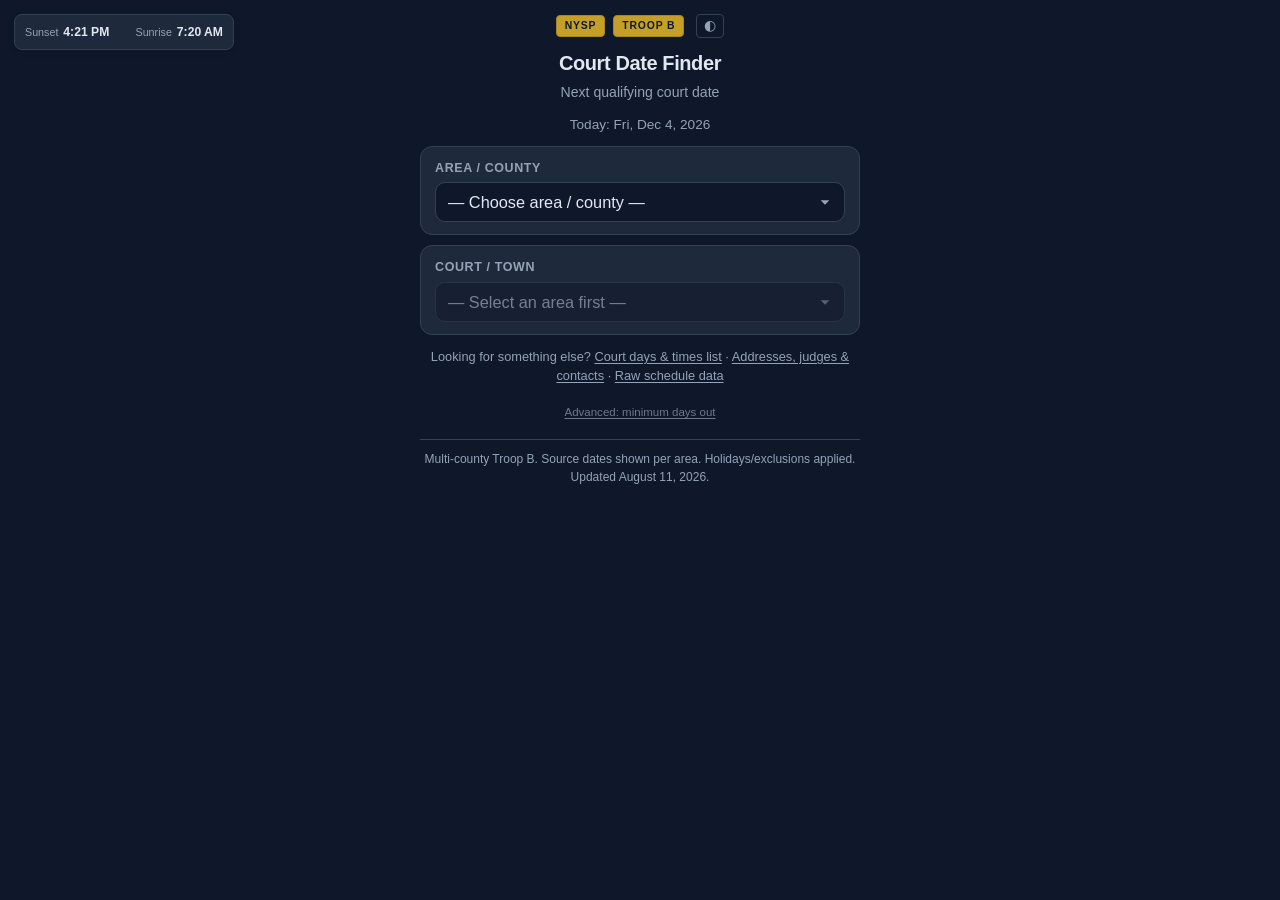
<file: index.html>
<!DOCTYPE html>
<html lang="en">
<head>
  <meta charset="UTF-8" />
  <meta name="viewport" content="width=device-width, initial-scale=1.0, maximum-scale=1.0" />
  <meta name="description" content="Troop B Court Date Finder – next court date at least 30 days out" />
  <title>Court Date Finder | Troop B</title>
  <link rel="stylesheet" href="styles.css" />
</head>
<body>
  <div class="container">

    <header>
      <div class="badge-row">
        <span class="nysp-badge">NYSP</span>
        <span class="nysp-badge">Troop B</span>
        <button type="button" class="theme-toggle" id="themeToggle" aria-label="Toggle day/night mode" title="Day / Night">◐</button>
      </div>
      <h1>Court Date Finder</h1>
      <p>Next qualifying court date</p>
    </header>

    <div class="today" id="todayLabel"></div>

    <!-- Compact live lighting reference -->
    <section class="lighting-card" id="lightingCard" aria-live="polite">
      <div class="lighting-status" id="lightingStatus" hidden style="display:none"></div>
      <div class="lighting-times" id="lightingTimes"
           title="Next sunset and sunrise for the geographic center of St. Lawrence County.">
        <span>Sunset <strong id="nextSunset">—</strong></span>
        <span>Sunrise <strong id="nextSunrise">—</strong></span>
      </div>
    </section>

    <div class="error" id="errorBox"></div>

    <!-- Station first (correct mobile flow), Court second -->
    <div class="card">
      <label for="stationSelect">Area / County</label>
      <select id="stationSelect">
        <option value="">— Loading areas —</option>
      </select>
    </div>

    <div class="card">
      <label for="courtSelect">Court / Town</label>
      <select id="courtSelect" disabled>
        <option value="">— Select an area first —</option>
      </select>
    </div>

    <div class="card result" id="resultCard">
      <div class="result-main">
        <div class="result-date" id="resultDate">—</div>
        <div class="result-time" id="resultTime">—</div>
        <button class="copy-btn" id="copyBtn" type="button">
          <svg width="16" height="16" fill="currentColor" viewBox="0 0 16 16" aria-hidden="true">
            <path d="M4 1.5H3a2 2 0 0 0-2 2V14a2 2 0 0 0 2 2h10a2 2 0 0 0 2-2V3.5a2 2 0 0 0-2-2h-1v1h1a1 1 0 0 1 1 1V14a1 1 0 0 1-1 1H3a1 1 0 0 1-1-1V3.5a1 1 0 0 1 1-1h1v-1z"/>
            <path d="M9.5 1a.5.5 0 0 1 .5.5v1a.5.5 0 0 1-.5.5h-3a.5.5 0 0 1-.5-.5v-1a.5.5 0 0 1 .5-.5h3zm-3-1A1.5 1.5 0 0 0 5 1.5v1A1.5 1.5 0 0 0 6.5 4h3A1.5 1.5 0 0 0 11 2.5v-1A1.5 1.5 0 0 0 9.5 0h-3z"/>
          </svg>
          <span id="copyLabel">Copy Date &amp; Time</span>
        </button>
      </div>

      <div class="result-meta">
        <div>
          <span>Court</span>
          <span id="resultCourt">—</span>
        </div>
        <div>
          <span>Minimum date</span>
          <span id="resultMinDate">—</span>
        </div>
        <div>
          <span>Days from today</span>
          <span id="resultDays">—</span>
        </div>
        <div class="schedule-rules" id="scheduleRules"></div>
      </div>
    </div>

    <p class="note">
      Looking for something else?
      <a href="schedules.html">Court days &amp; times list</a>
      ·
      <a href="courts.html">Addresses, judges &amp; contacts</a>
      ·
      <a href="schedules.json" target="_blank" rel="noopener">Raw schedule data</a>
    </p>

        <div class="discrete-settings">
      <button type="button" id="minDaysToggle" class="discrete-link">Advanced: minimum days out</button>
      <div id="minDaysPanel" class="row-inline" style="display:none;margin-top:6px;justify-content:center">
        <input type="number" id="minDaysInput" min="0" max="365" value="30" />
        <span class="hint">days (0–365)</span>
      </div>
    </div>

    <footer id="footerMeta">
      Multi-county Troop B court data.
    </footer>
  </div>

  <script src="theme.js"></script>
  <script src="app.js"></script>
</body>
</html>
</file>
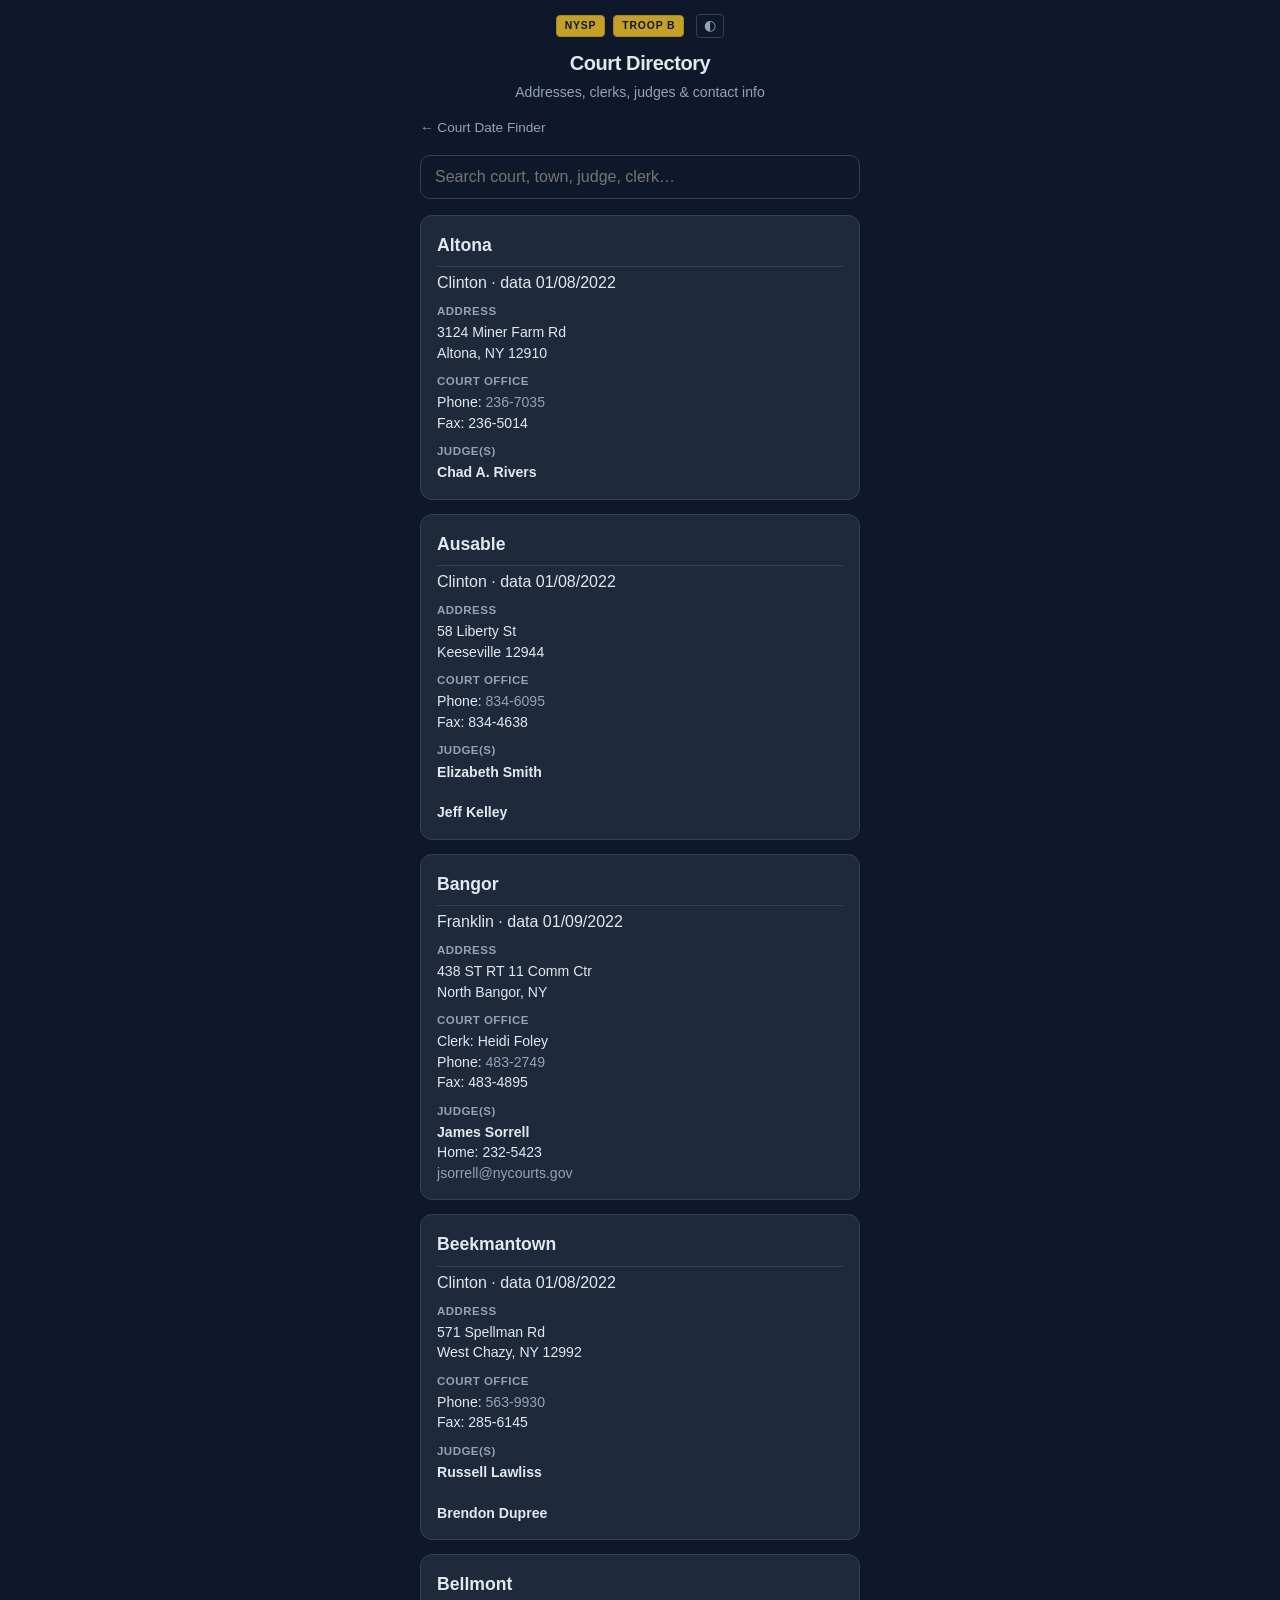
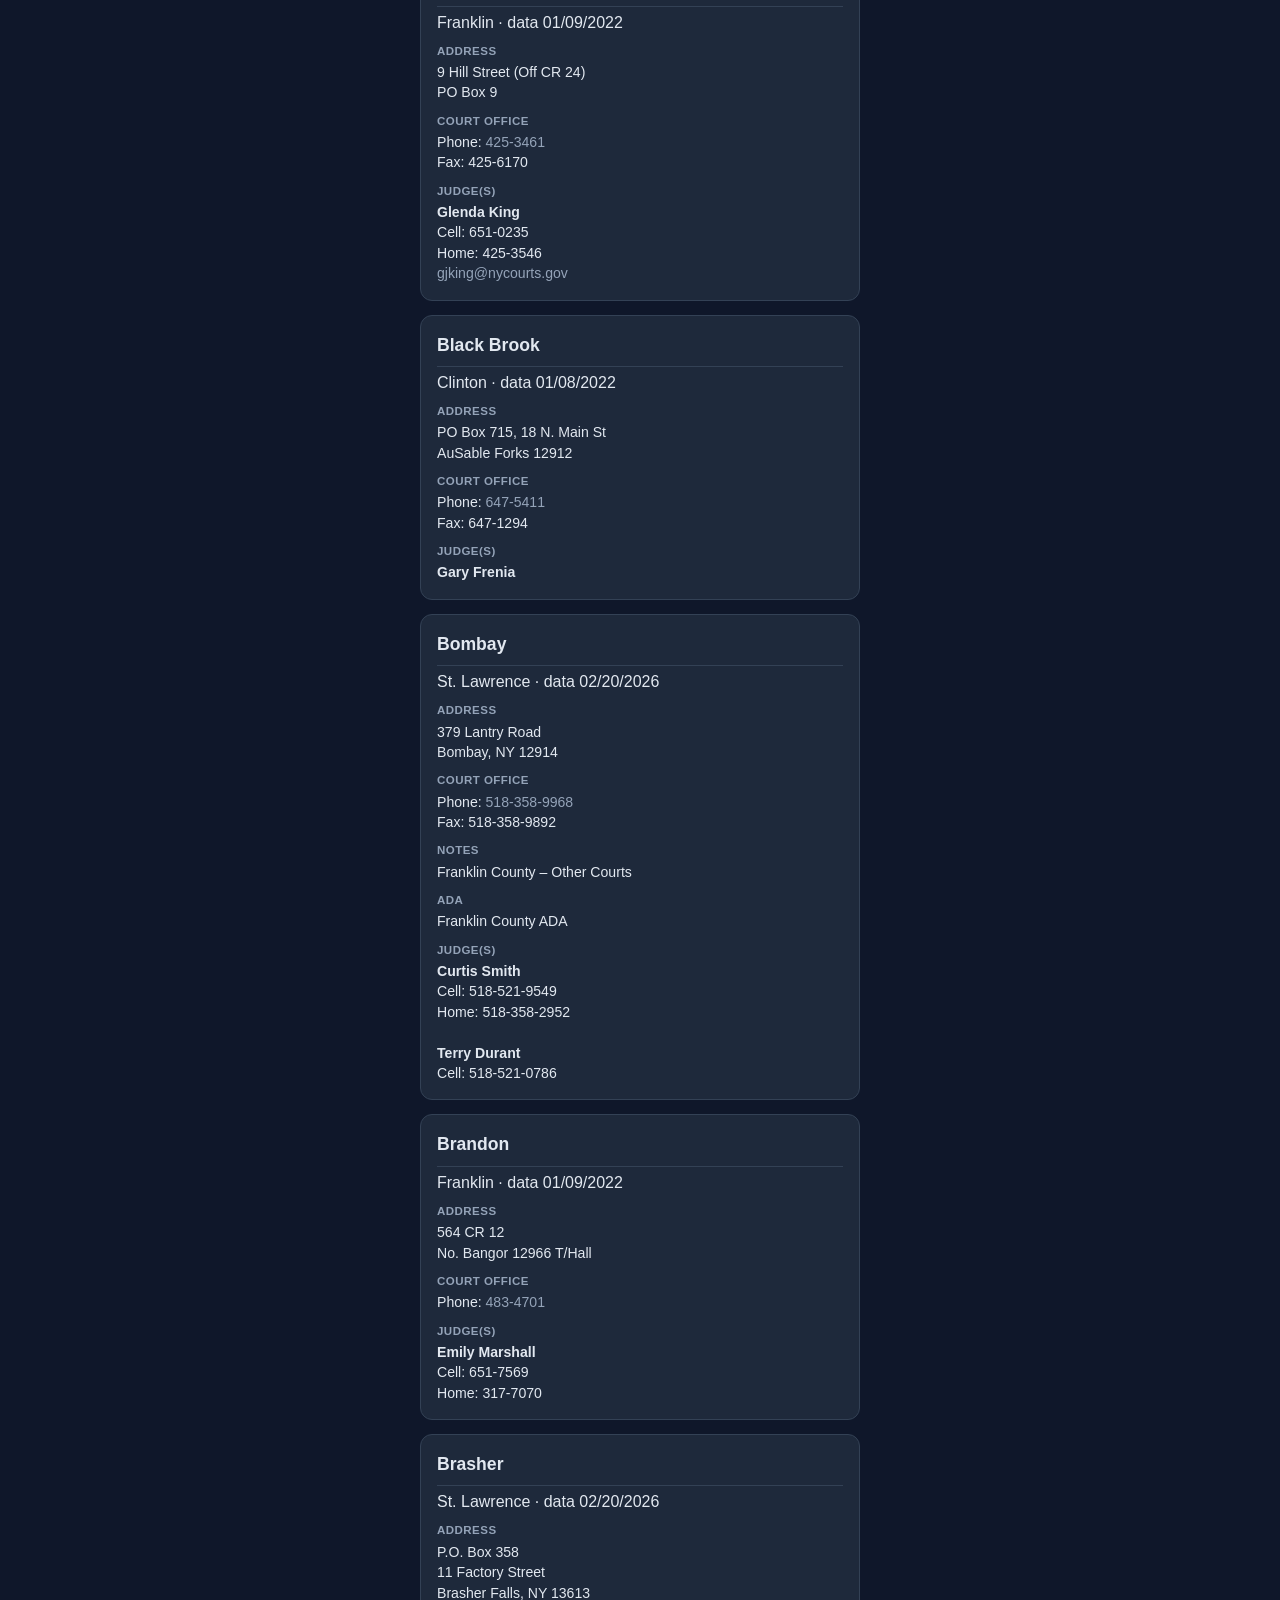
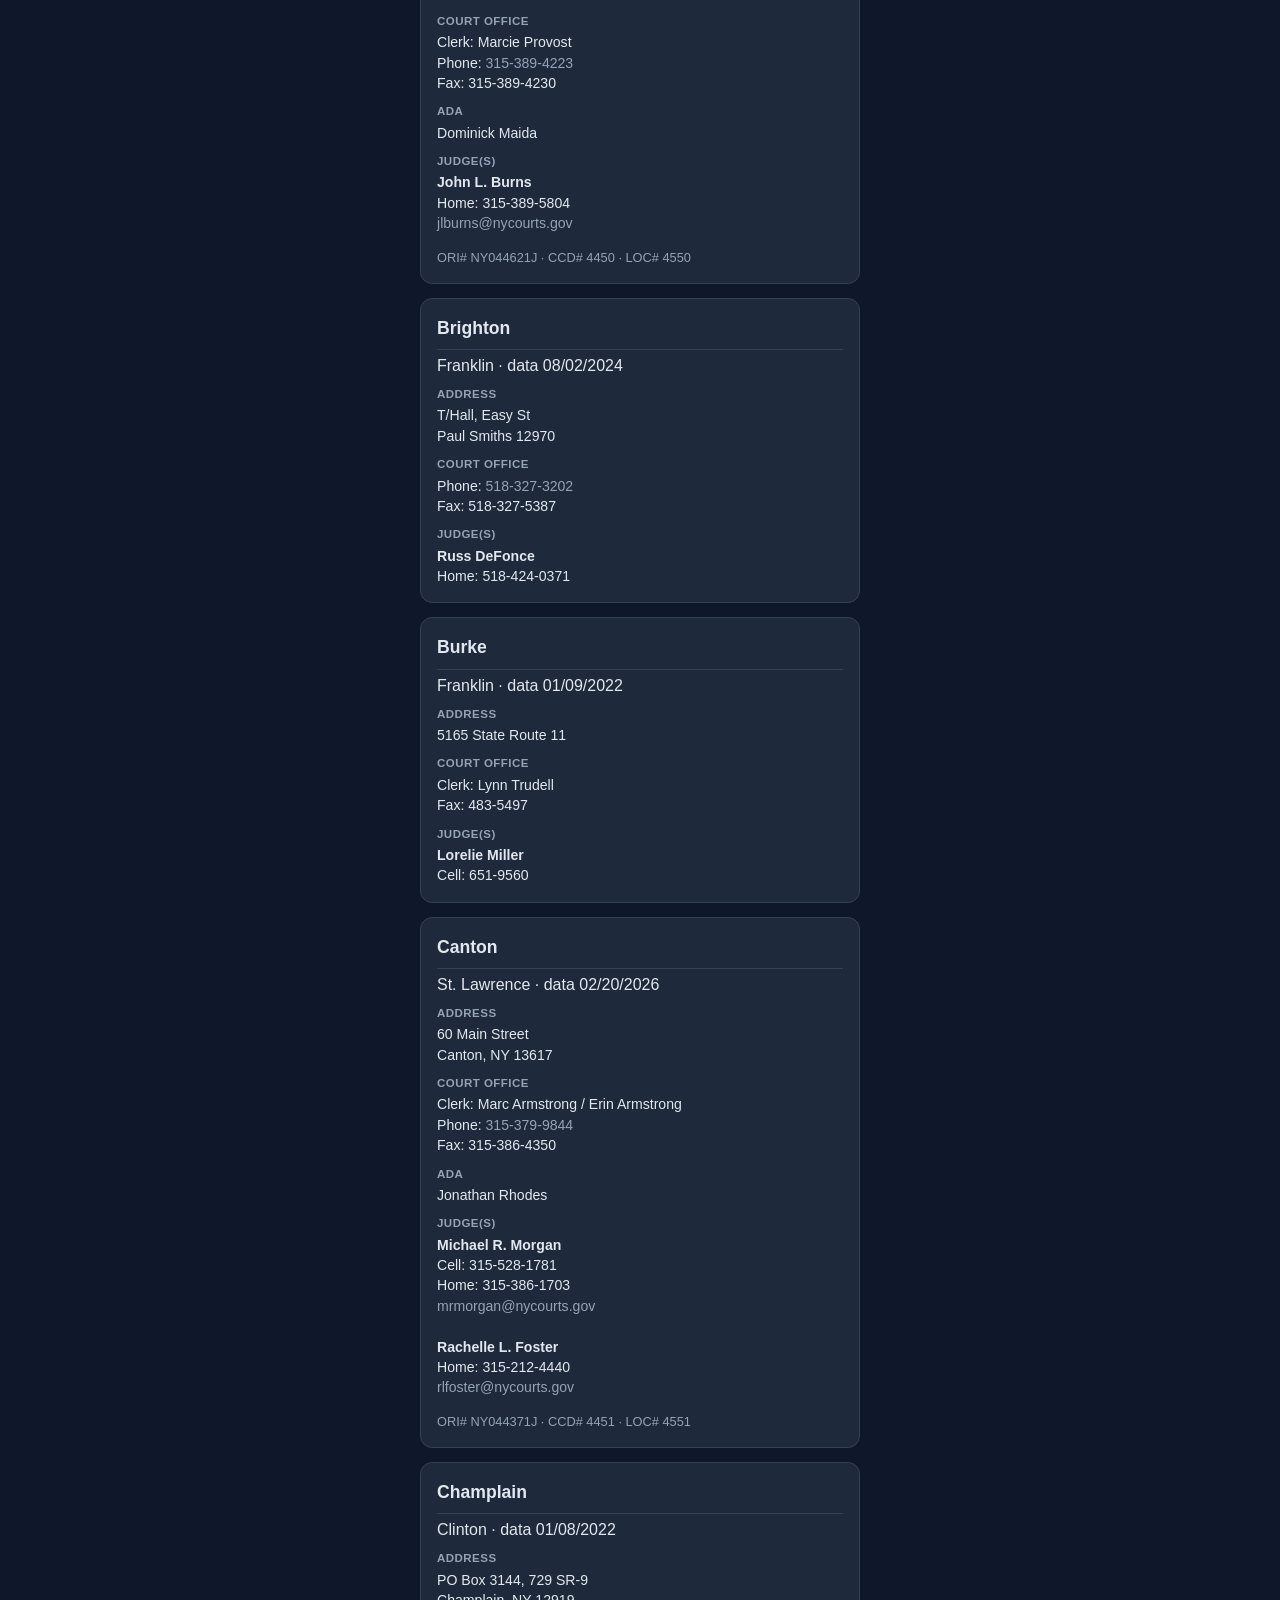
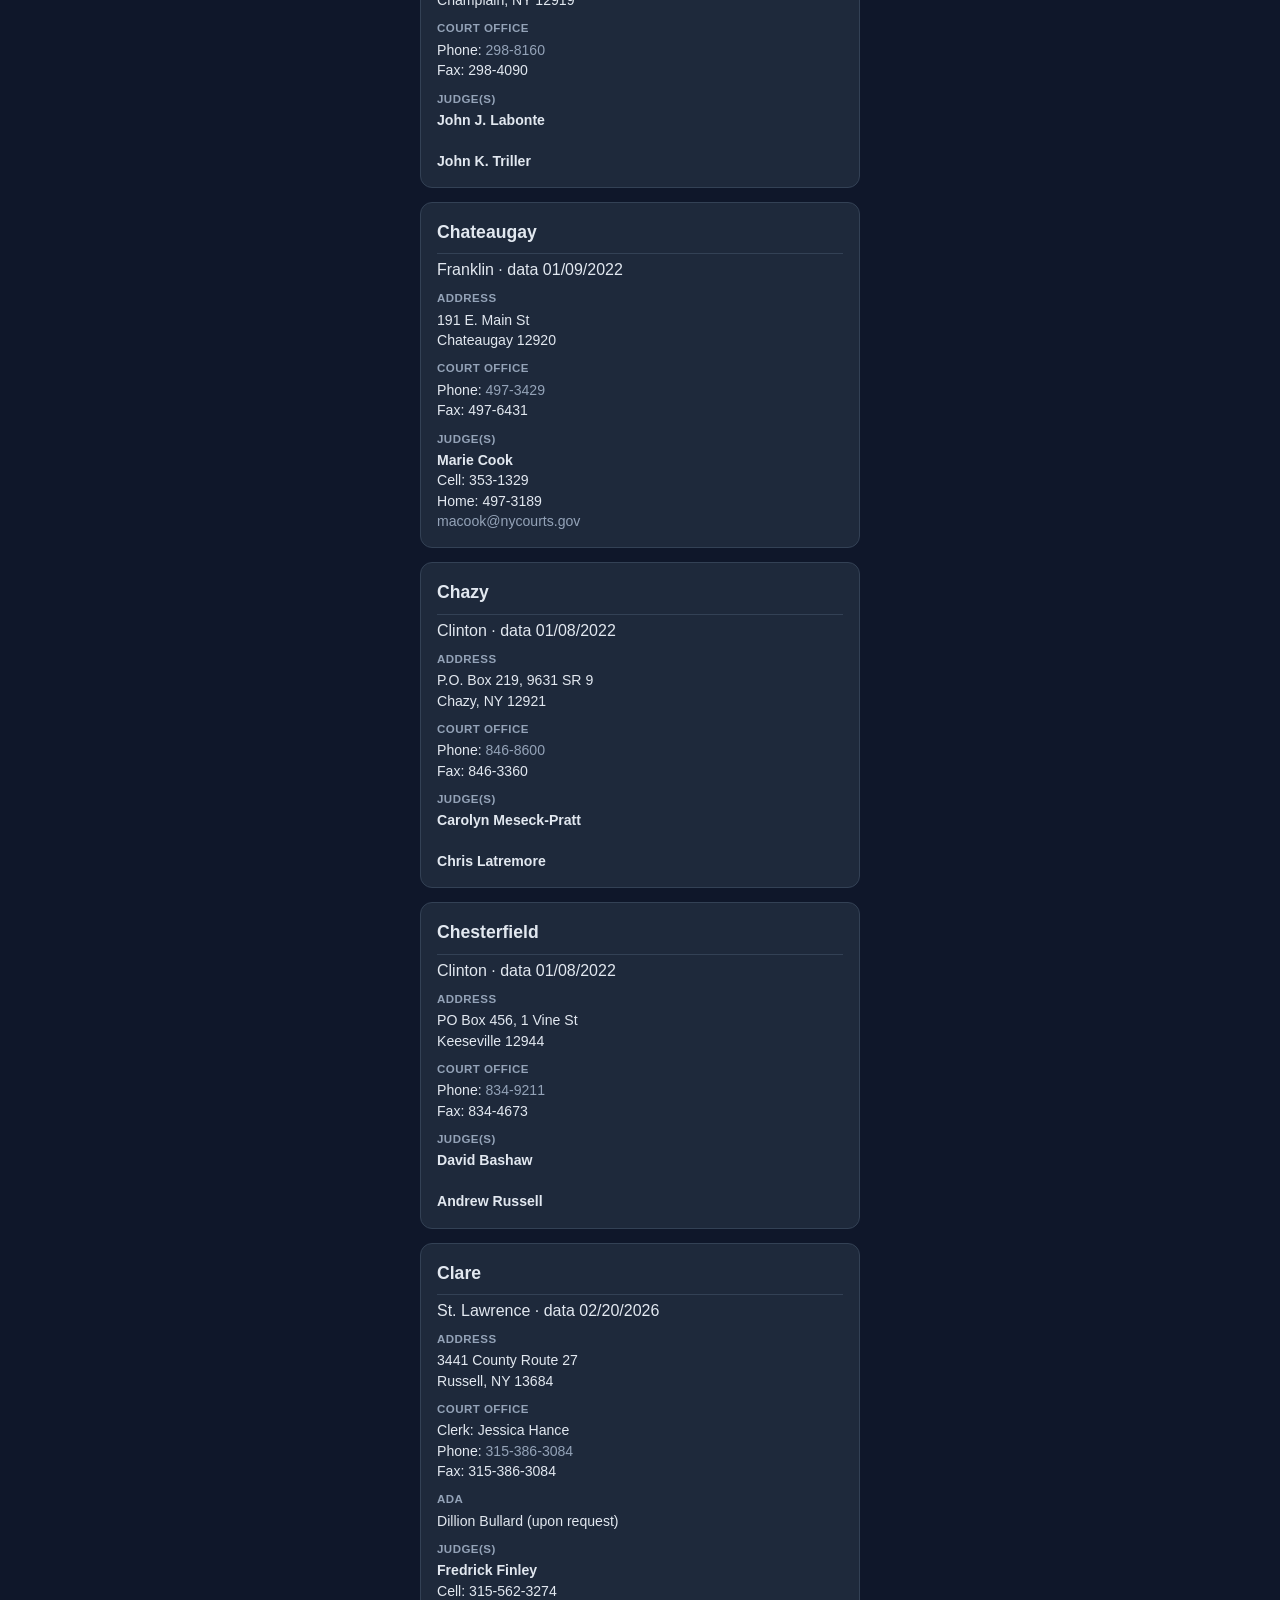
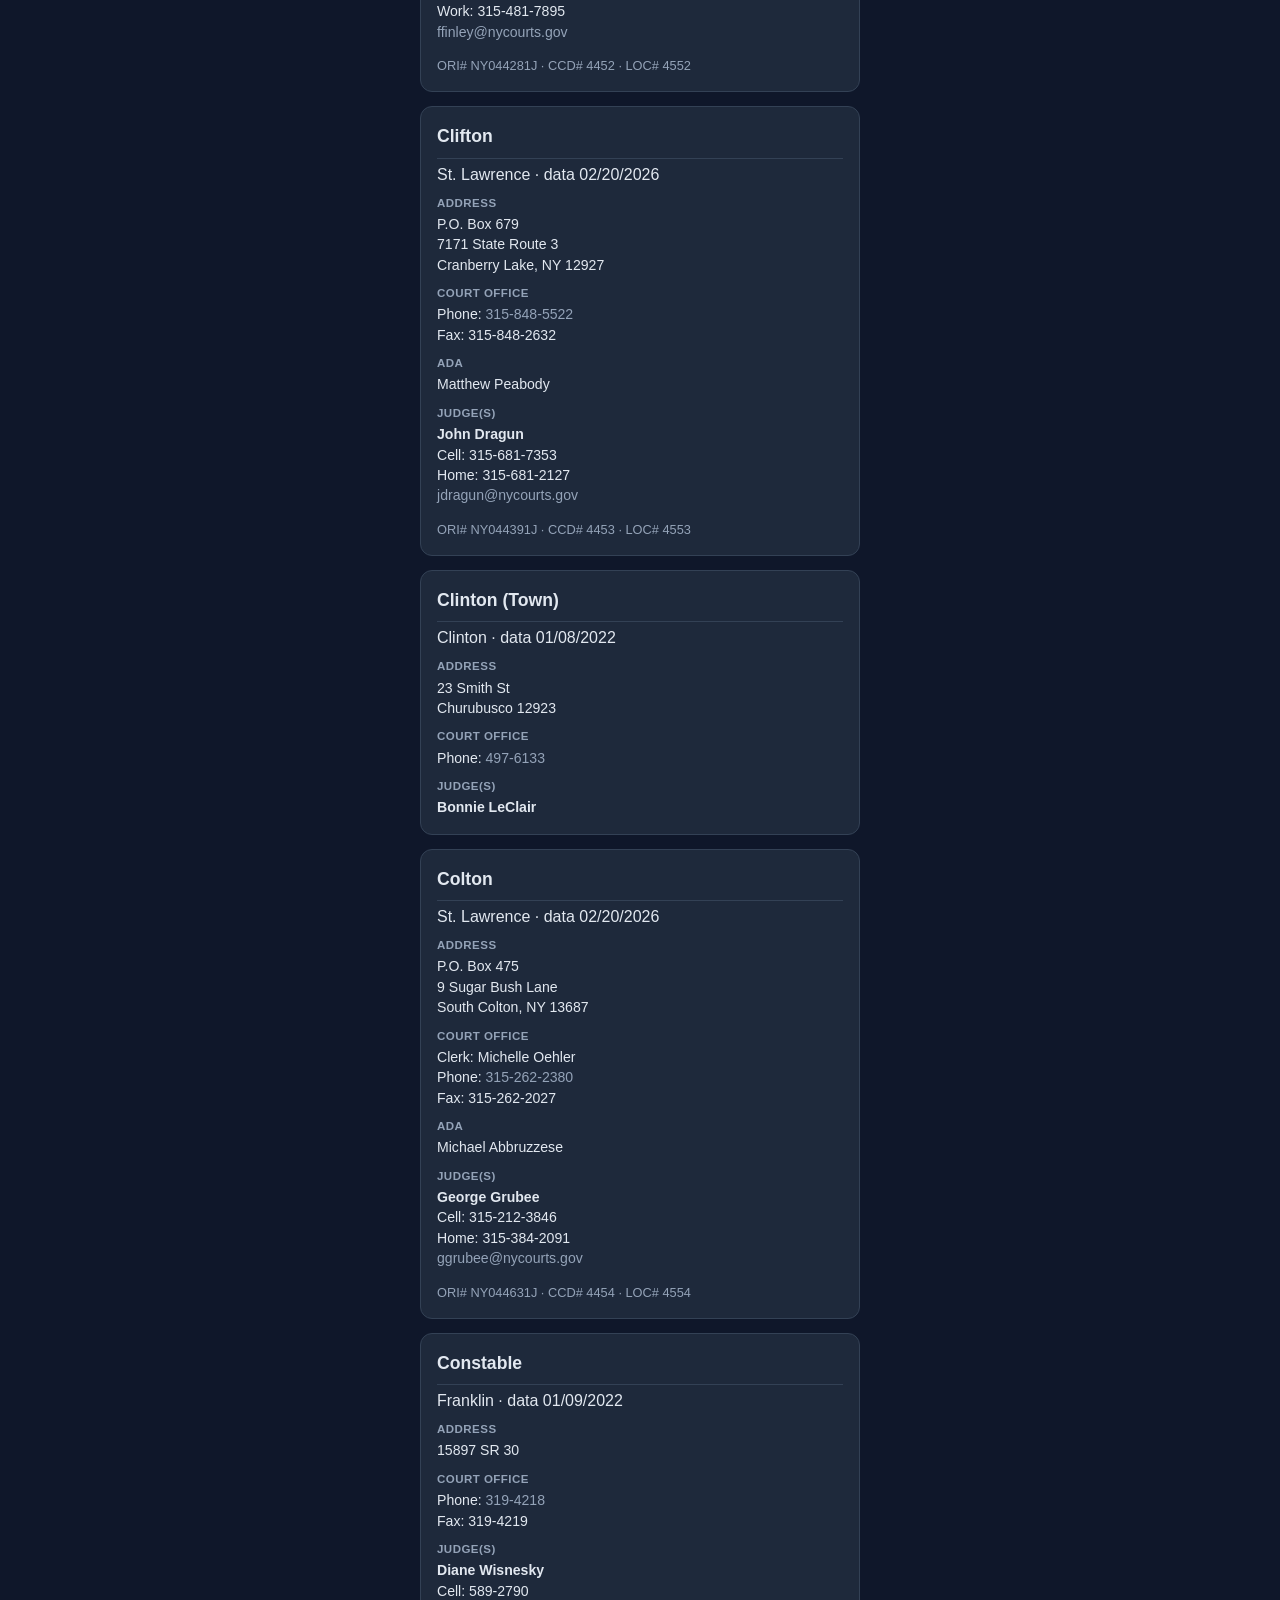
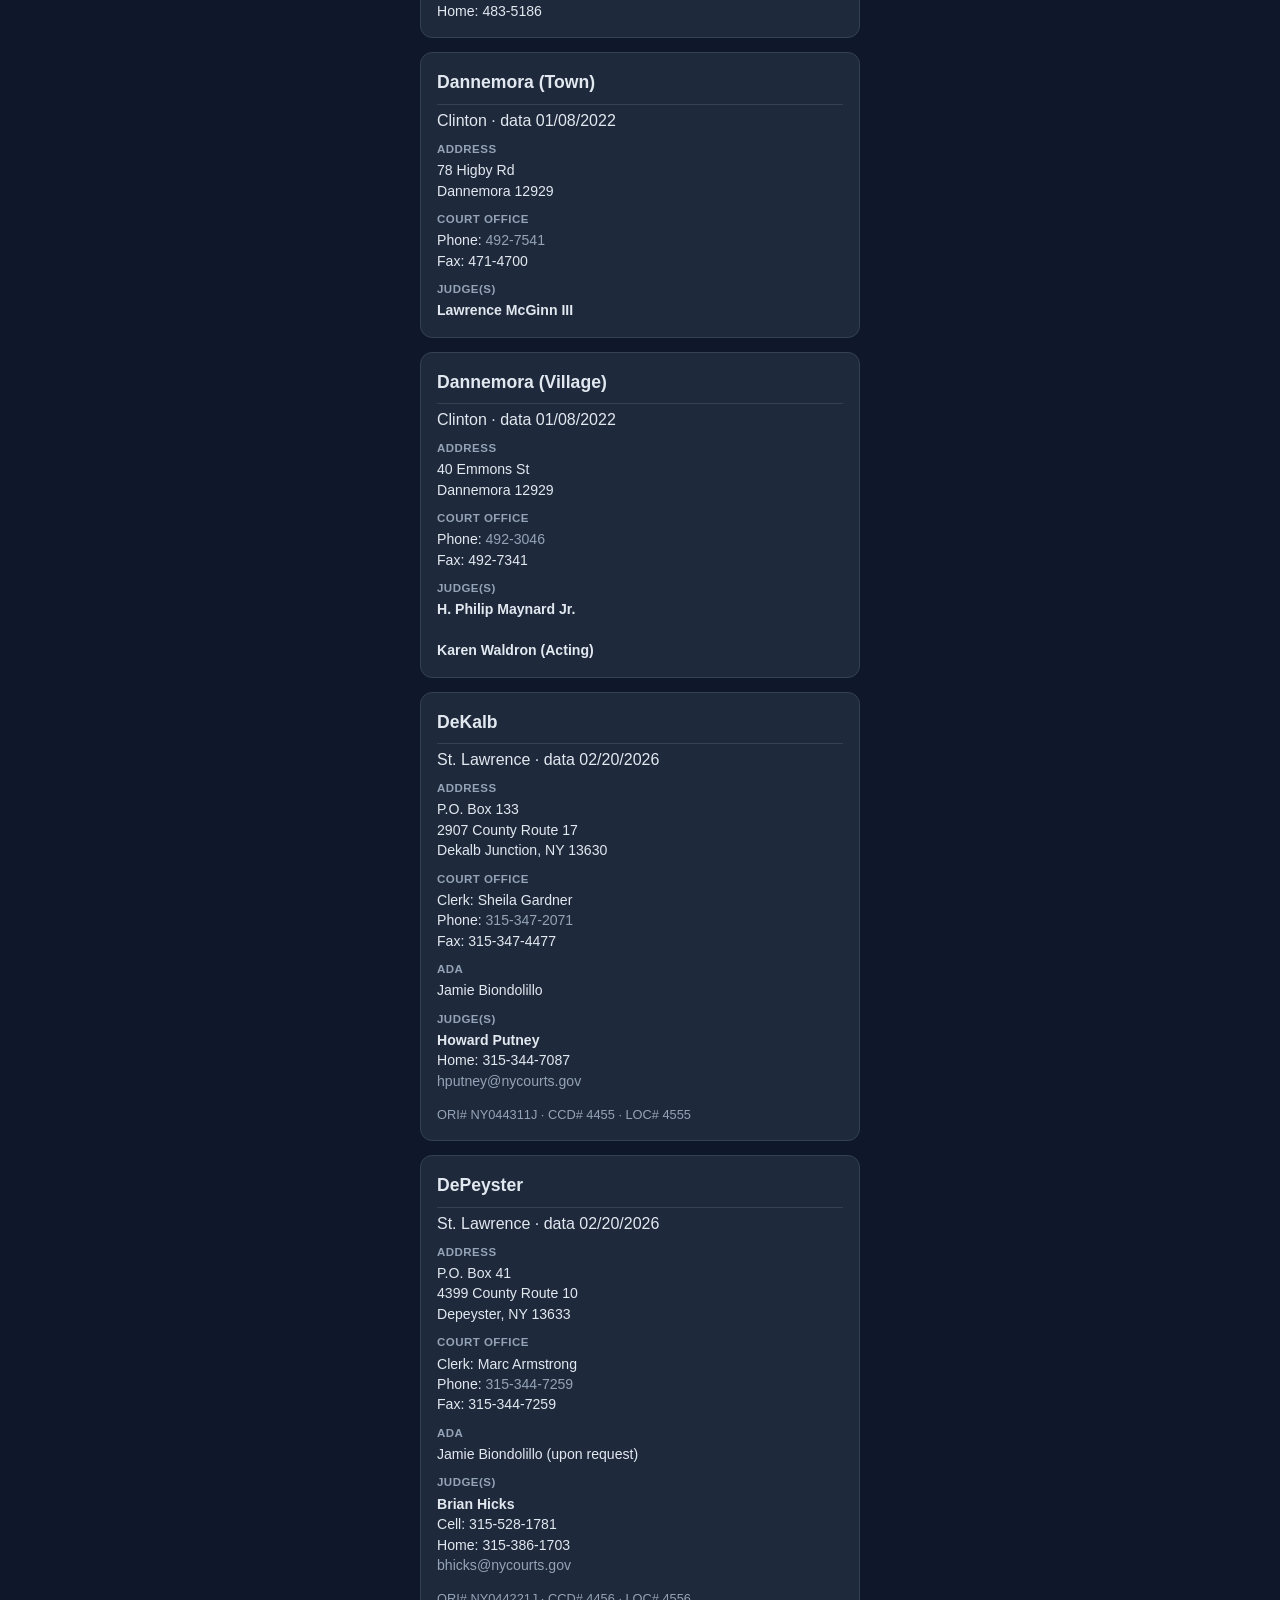
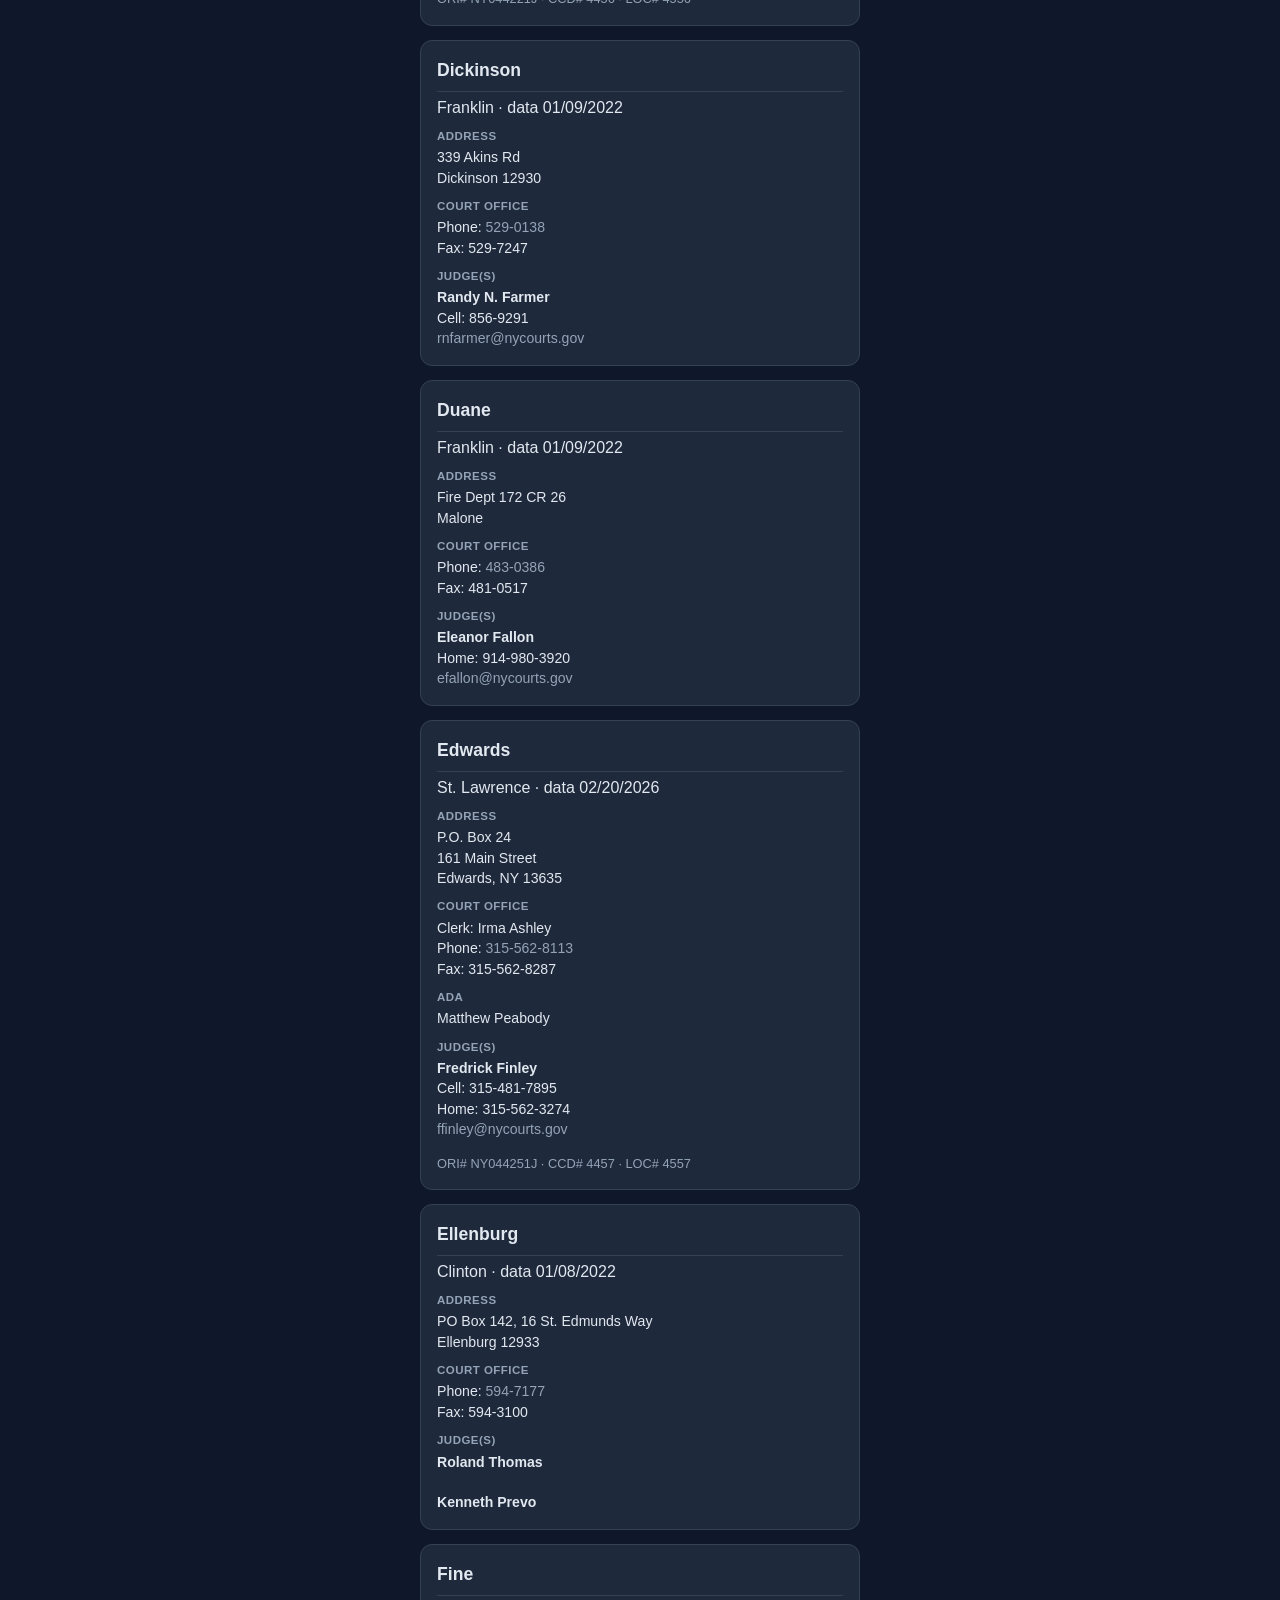
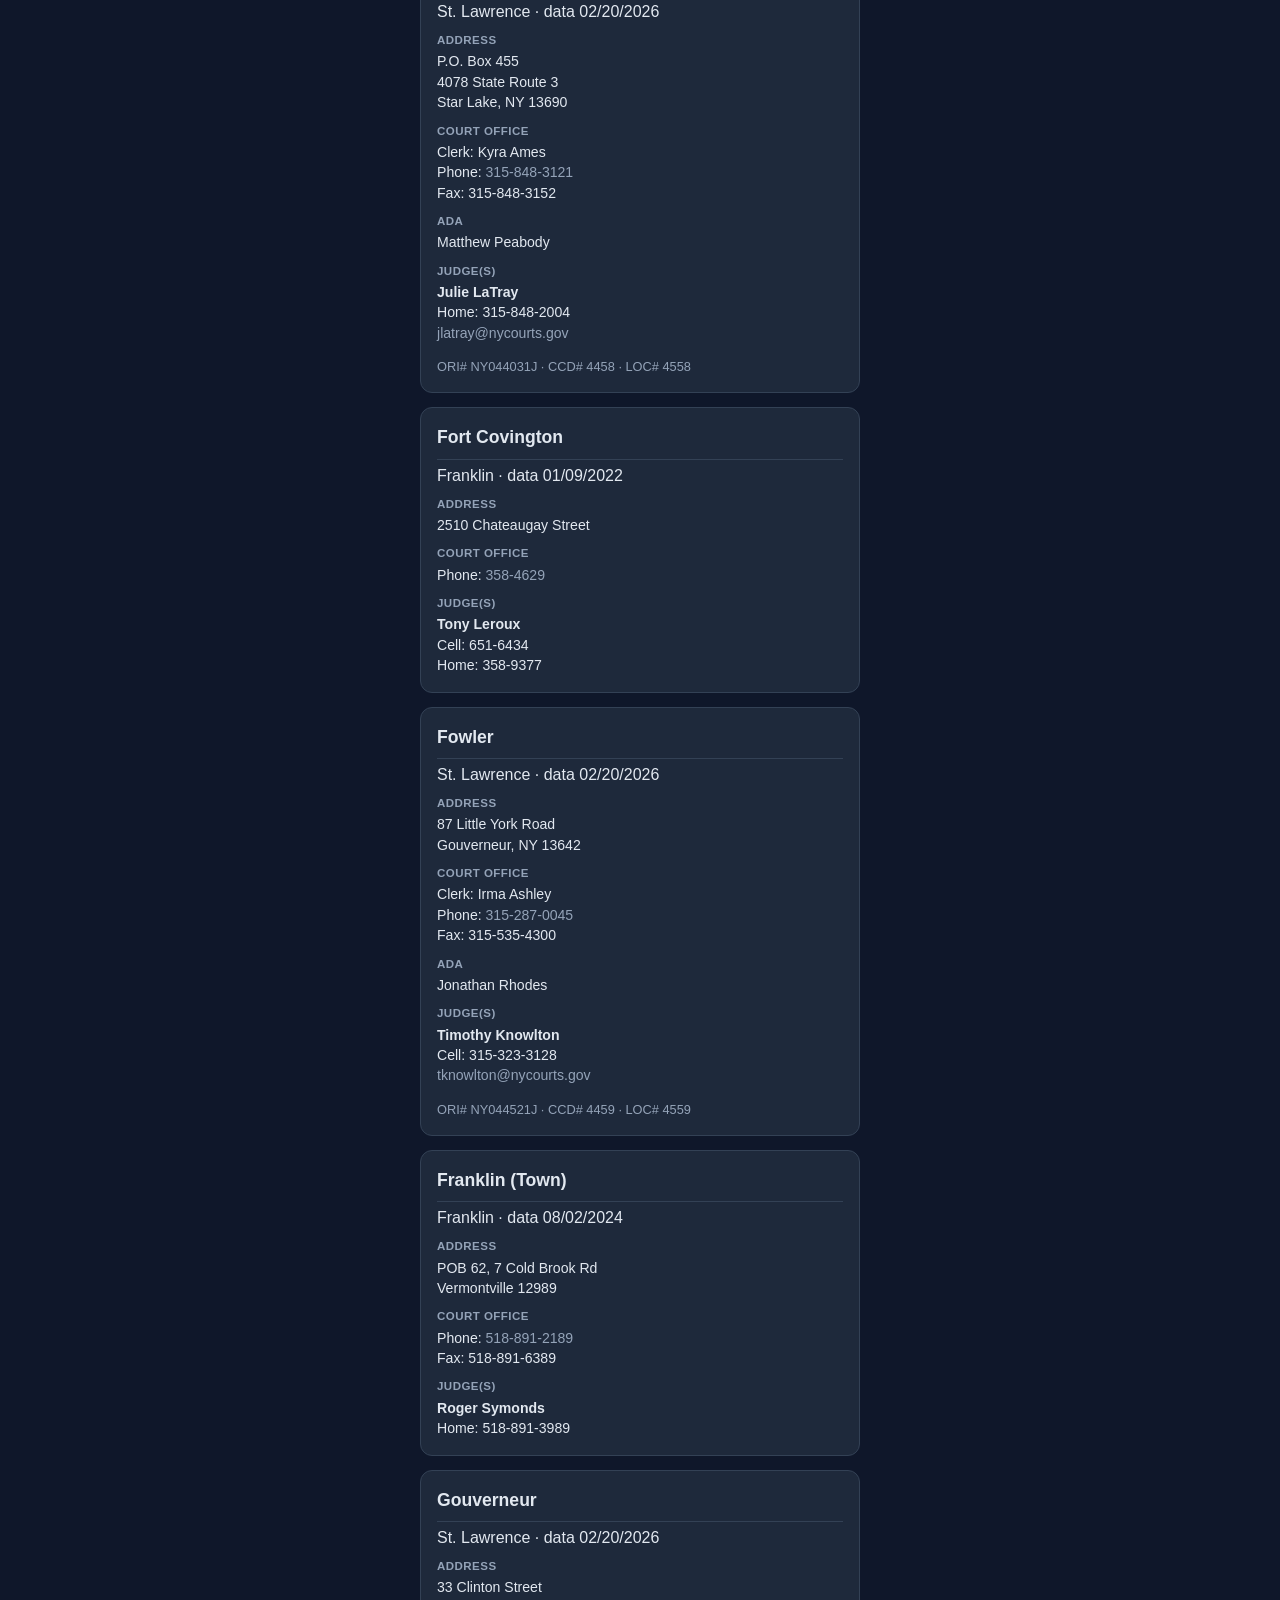
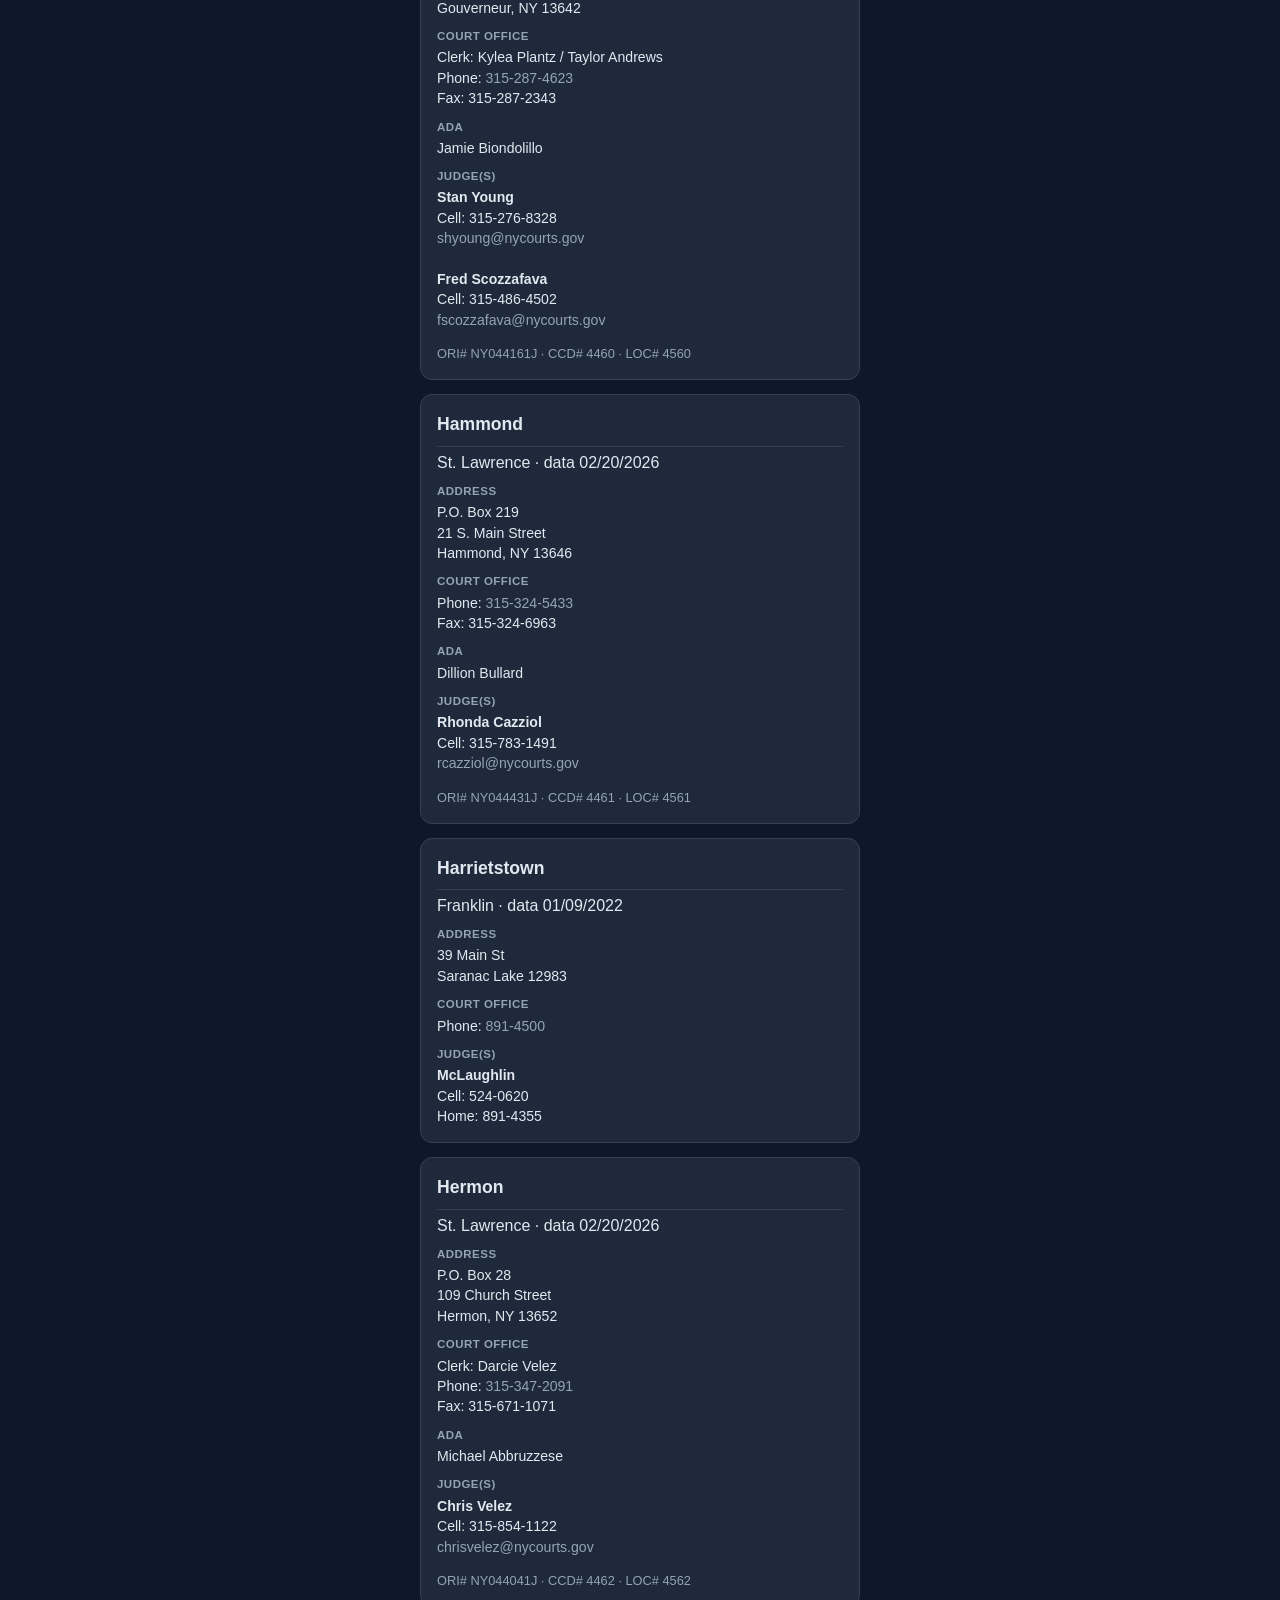
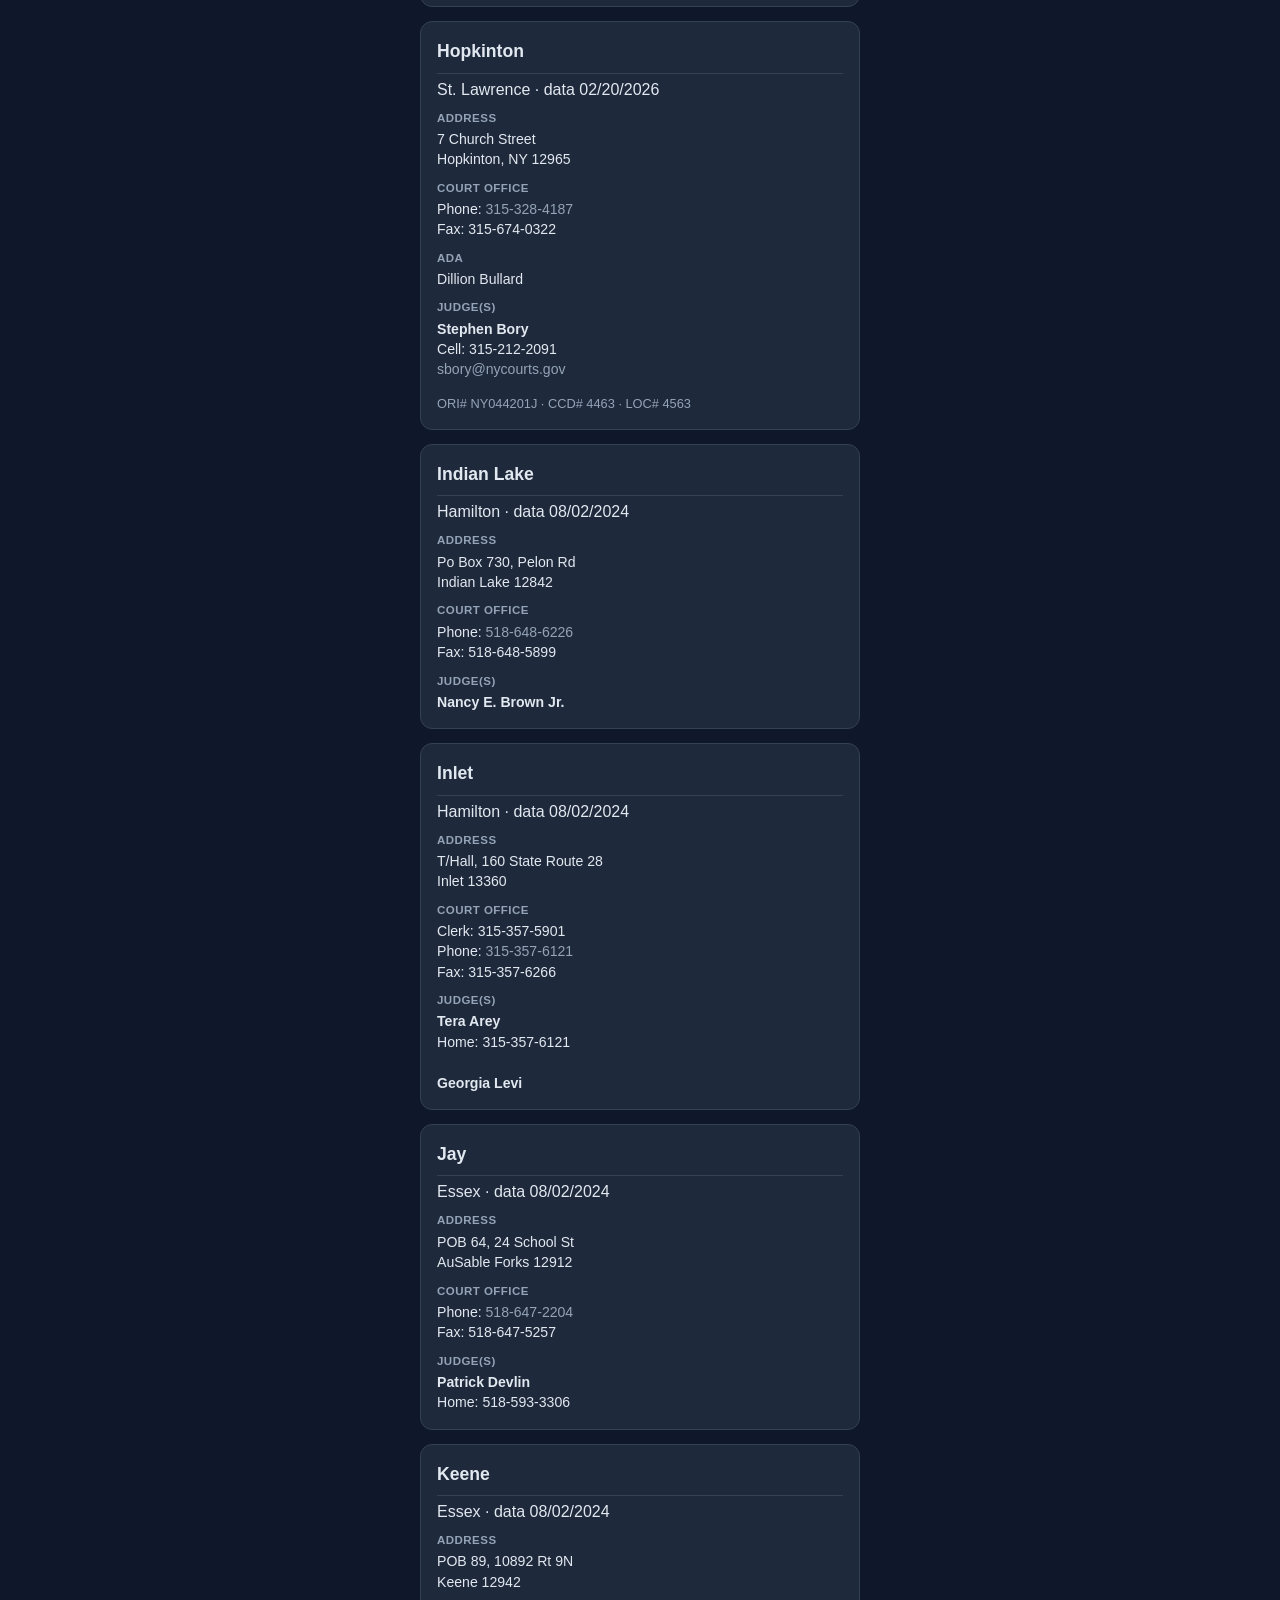
<file: courts.html>
<!DOCTYPE html>
<html lang="en">
<head>
  <meta charset="UTF-8" />
  <meta name="viewport" content="width=device-width, initial-scale=1.0" />
  <meta name="description" content="St. Lawrence County local criminal court directory – addresses, clerks, judges, phones" />
  <title>Court Directory | Troop B Zone 2</title>
  <link rel="stylesheet" href="styles.css" />
  <style>
    .back-link {
      display: inline-block;
      font-size: 0.85rem;
      color: var(--muted);
      text-decoration: none;
      margin-bottom: 16px;
    }
    .back-link:hover { color: var(--text); }

    .search-box {
      width: 100%;
      padding: 12px 14px;
      font-size: 1rem;
      border-radius: 10px;
      border: 1px solid var(--border);
      background: var(--bg);
      color: var(--text);
      margin-bottom: 16px;
    }
    .search-box:focus {
      outline: none;
      border-color: var(--accent);
      box-shadow: 0 0 0 3px rgba(100, 116, 139, 0.25);
    }

    .court-card {
      background: var(--card);
      border: 1px solid var(--border);
      border-radius: var(--radius);
      padding: 16px;
      margin-bottom: 14px;
    }
    .court-card h2 {
      font-size: 1.1rem;
      font-weight: 700;
      margin-bottom: 10px;
      padding-bottom: 8px;
      border-bottom: 1px solid var(--border);
      color: var(--text);
    }
    .court-grid {
      display: grid;
      gap: 10px;
      font-size: 0.88rem;
    }
    .field-label {
      font-size: 0.72rem;
      font-weight: 600;
      text-transform: uppercase;
      letter-spacing: 0.04em;
      color: var(--muted);
      margin-bottom: 2px;
    }
    .field-value {
      color: var(--text);
      line-height: 1.45;
    }
    .field-value a {
      color: var(--link);
      text-decoration: none;
    }
    .field-value a:hover { text-decoration: underline; }
    .ids {
      font-size: 0.8rem;
      color: var(--muted);
      margin-top: 4px;
    }
    .loading { text-align: center; color: var(--muted); padding: 24px; }
    .hidden { display: none !important; }
  </style>
</head>
<body>
  <div class="container">

    <header>
      <div class="badge-row">
        <span class="nysp-badge">NYSP</span>
        <span class="nysp-badge">Troop B</span>
        <button type="button" class="theme-toggle" id="themeToggle" aria-label="Toggle day/night mode" title="Day / Night">◐</button>
      </div>
      <h1>Court Directory</h1>
      <p>Addresses, clerks, judges &amp; contact info</p>
    </header>

    <a class="back-link" href="index.html">← Court Date Finder</a>

    <input type="search" class="search-box" id="searchBox" placeholder="Search court, town, judge, clerk…" autocomplete="off" />

    <div id="content" class="loading">Loading directory…</div>

    <p class="note">
      Data files:
      <a href="courts-info.json" target="_blank" rel="noopener">Contact directory data</a>
      ·
      <a href="schedules.json" target="_blank" rel="noopener">Schedule data</a>
      ·
      <a href="schedules.html">Days &amp; times list</a>
      ·
      <a href="index.html">Date finder</a>
    </p>

    <footer>
      From St. Lawrence County Local Criminal Court Judges and Court Date &amp; Time sheet (02/20/2026).
    </footer>
  </div>

  <script src="theme.js"></script>
  <script>
    function esc(s) {
      return String(s || "")
        .replace(/&/g, "&amp;")
        .replace(/</g, "&lt;")
        .replace(/>/g, "&gt;")
        .replace(/"/g, "&quot;");
    }

    function judgeHtml(j) {
      let parts = ["<strong>" + esc(j.name) + "</strong>"];
      if (j.cell) parts.push("Cell: " + esc(j.cell));
      if (j.home) parts.push("Home: " + esc(j.home));
      if (j.work) parts.push("Work: " + esc(j.work));
      if (j.email) parts.push('<a href="mailto:' + esc(j.email) + '">' + esc(j.email) + "</a>");
      return parts.join("<br>");
    }

    // Build schedule lookup from schedules.json (source of truth)
    function buildScheduleMap(schedData) {
      const map = {};
      for (const station of schedData.stations || []) {
        for (const court of station.courts || []) {
          const key = court.name;
          if (!map[key]) map[key] = { meets: [], notes: null };
          for (const m of court.meets || []) {
            const line = m.when + " @ " + m.time;
            if (!map[key].meets.includes(line)) map[key].meets.push(line);
          }
          if (court.notes) map[key].notes = court.notes;
        }
      }
      // Fold specialized Ogdensburg / Norfolk entries into the parent cards
      function fold(parent, prefixes) {
        if (!map[parent]) map[parent] = { meets: [], notes: null };
        for (const full of Object.keys(map)) {
          for (const p of prefixes) {
            if (full === p || full.startsWith(p + " –") || full.startsWith(p + " -")) {
              for (const line of map[full].meets) {
                // Prefer labeled lines for specialized courts
                let out = line;
                if (full !== parent && full.includes("–")) {
                  const label = full.split("–")[1].trim();
                  if (!line.includes(label)) out = label + ": " + line;
                }
                if (!map[parent].meets.includes(out)) map[parent].meets.push(out);
              }
            }
          }
        }
      }
      fold("Ogdensburg", ["Ogdensburg"]);
      fold("Norfolk", ["Norfolk"]);
      return map;
    }

    function cardHtml(c, scheduleMap) {
      const sched = scheduleMap[c.name] || { meets: [], notes: null };
      let searchBits = [c.name, c.clerk || "", c.ada || ""]
        .concat((c.judges || []).map((j) => j.name))
        .concat(sched.meets)
        .join(" ")
        .toLowerCase();

      let h = '<div class="court-card" data-search="' + esc(searchBits) + '">';
      let subtitle = [];
      if (c.county) subtitle.push(esc(c.county));
      if (c.dataDate) subtitle.push("data " + esc(c.dataDate));
      h += "<h2>" + esc(c.name) + "</h2>";
      if (subtitle.length) h += '<div class="court-notes" style="margin-top:-6px;margin-bottom:8px">' + subtitle.join(" · ") + "</div>";
      h += "<div class=\"court-grid\">";

      if (c.address && c.address.length) {
        h += '<div><div class="field-label">Address</div><div class="field-value">' +
          c.address.map(esc).join("<br>") + "</div></div>";
      }
      if (c.phone || c.fax || c.clerk) {
        h += '<div><div class="field-label">Court office</div><div class="field-value">';
        if (c.clerk) h += "Clerk: " + esc(c.clerk) + "<br>";
        if (c.phone) h += 'Phone: <a href="tel:' + esc(String(c.phone).replace(/[^0-9+]/g, "")) + '">' + esc(c.phone) + "</a><br>";
        if (c.fax) h += "Fax: " + esc(c.fax);
        h += "</div></div>";
      }
      if (sched.meets.length) {
        h += '<div><div class="field-label">Schedule</div><div class="field-value">' +
          sched.meets.map(esc).join("<br>") + "</div></div>";
      }
      if (sched.notes || c.notes) {
        h += '<div><div class="field-label">Notes</div><div class="field-value">' +
          esc(sched.notes || c.notes) + "</div></div>";
      }
      if (c.ada) {
        h += '<div><div class="field-label">ADA</div><div class="field-value">' + esc(c.ada) + "</div></div>";
      }
      if (c.judges && c.judges.length) {
        h += '<div><div class="field-label">Judge(s)</div><div class="field-value">' +
          c.judges.map(judgeHtml).join("<br><br>") + "</div></div>";
      }
      if (c.ori || c.ccd || c.loc) {
        h += '<div class="ids">';
        if (c.ori) h += "ORI# " + esc(c.ori) + " · ";
        if (c.ccd) h += "CCD# " + esc(c.ccd) + " · ";
        if (c.loc) h += "LOC# " + esc(c.loc);
        h += "</div>";
      }

      h += "</div></div>";
      return h;
    }

    (async function () {
      const content = document.getElementById("content");
      let info, sched;
      try {
        const [r1, r2] = await Promise.all([
          fetch("courts-info.json?t=" + Date.now()),
          fetch("schedules.json?t=" + Date.now())
        ]);
        if (!r1.ok) throw new Error("courts-info");
        if (!r2.ok) throw new Error("schedules");
        info = await r1.json();
        sched = await r2.json();
      } catch (e) {
        content.textContent = "Could not load court data (" + e.message + ").";
        return;
      }

      const scheduleMap = buildScheduleMap(sched);
      const courts = (info.courts || []).slice().sort((a, b) => a.name.localeCompare(b.name));
      content.className = "";
      content.innerHTML = courts.map((c) => cardHtml(c, scheduleMap)).join("");

      const box = document.getElementById("searchBox");
      box.addEventListener("input", () => {
        const q = box.value.trim().toLowerCase();
        content.querySelectorAll(".court-card").forEach((el) => {
          const match = !q || (el.getAttribute("data-search") || "").includes(q);
          el.classList.toggle("hidden", !match);
        });
      });
    })();
  </script>
</body>
</file>
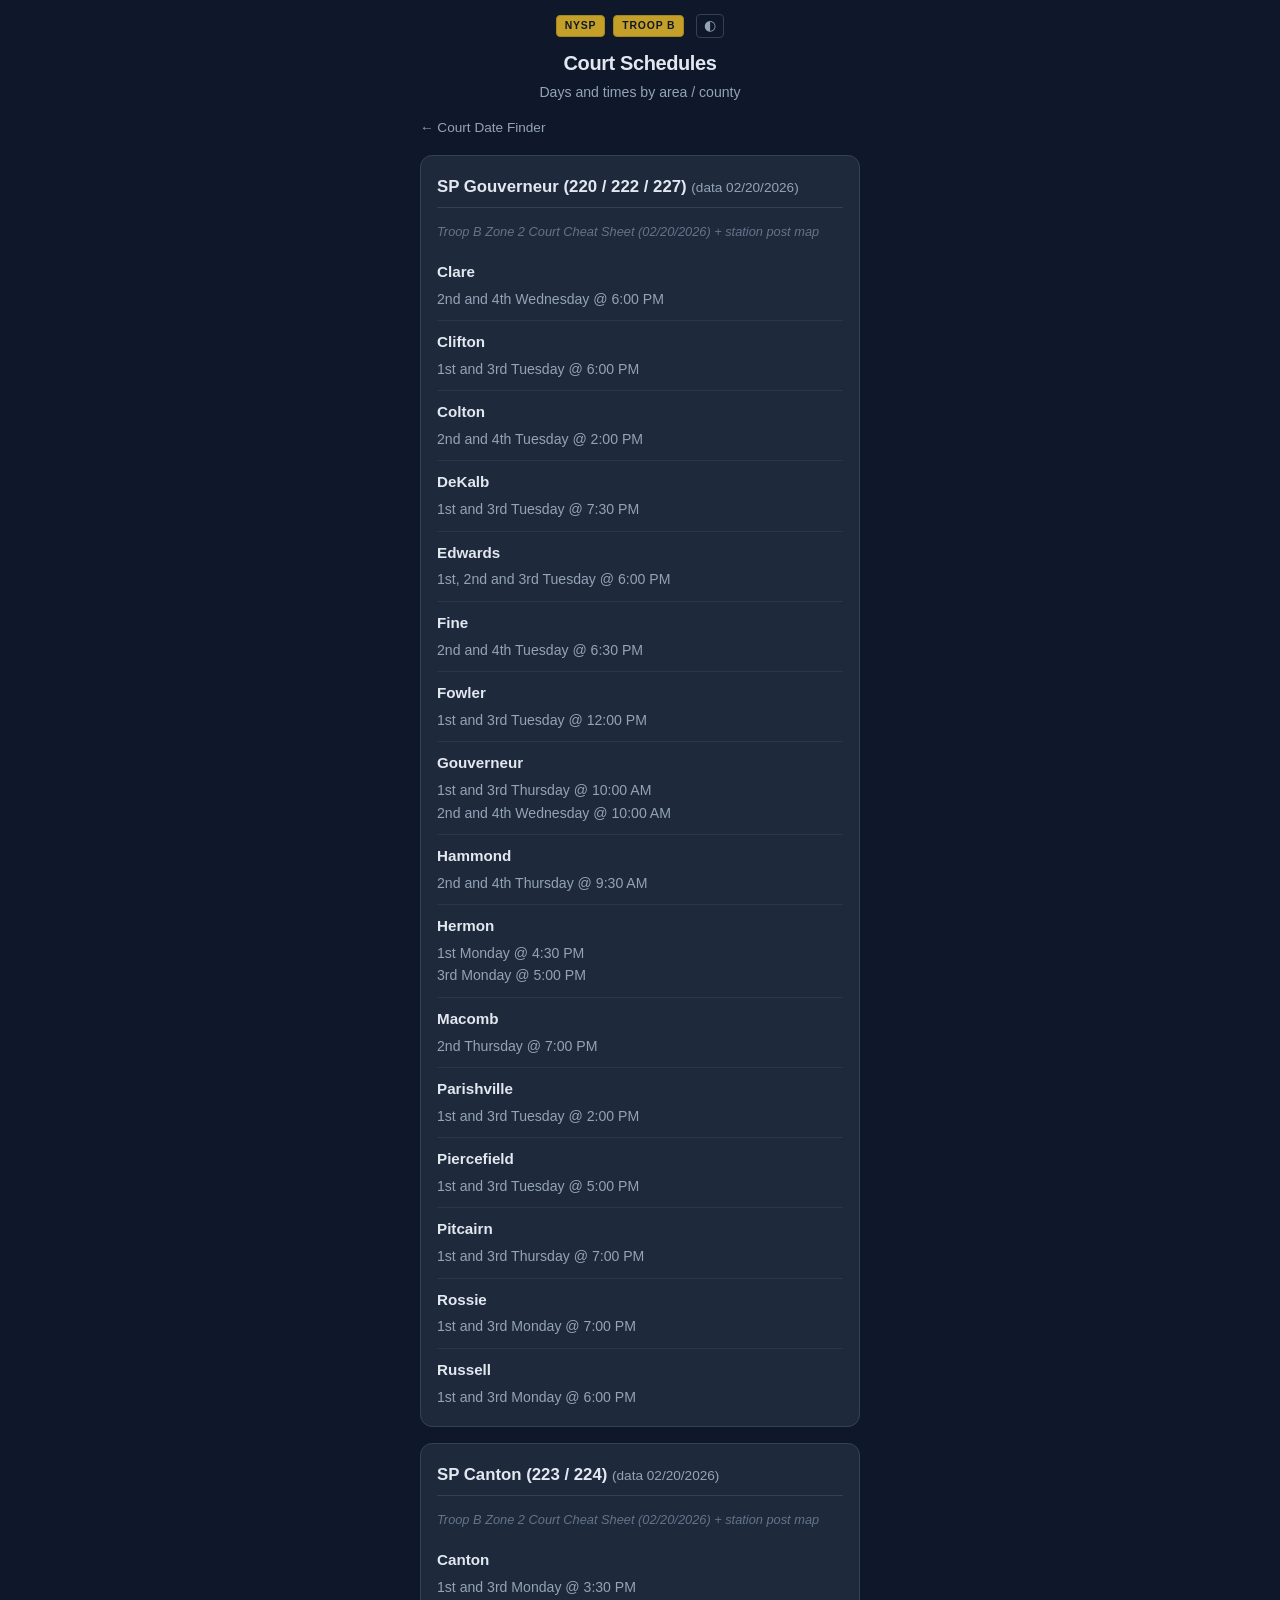
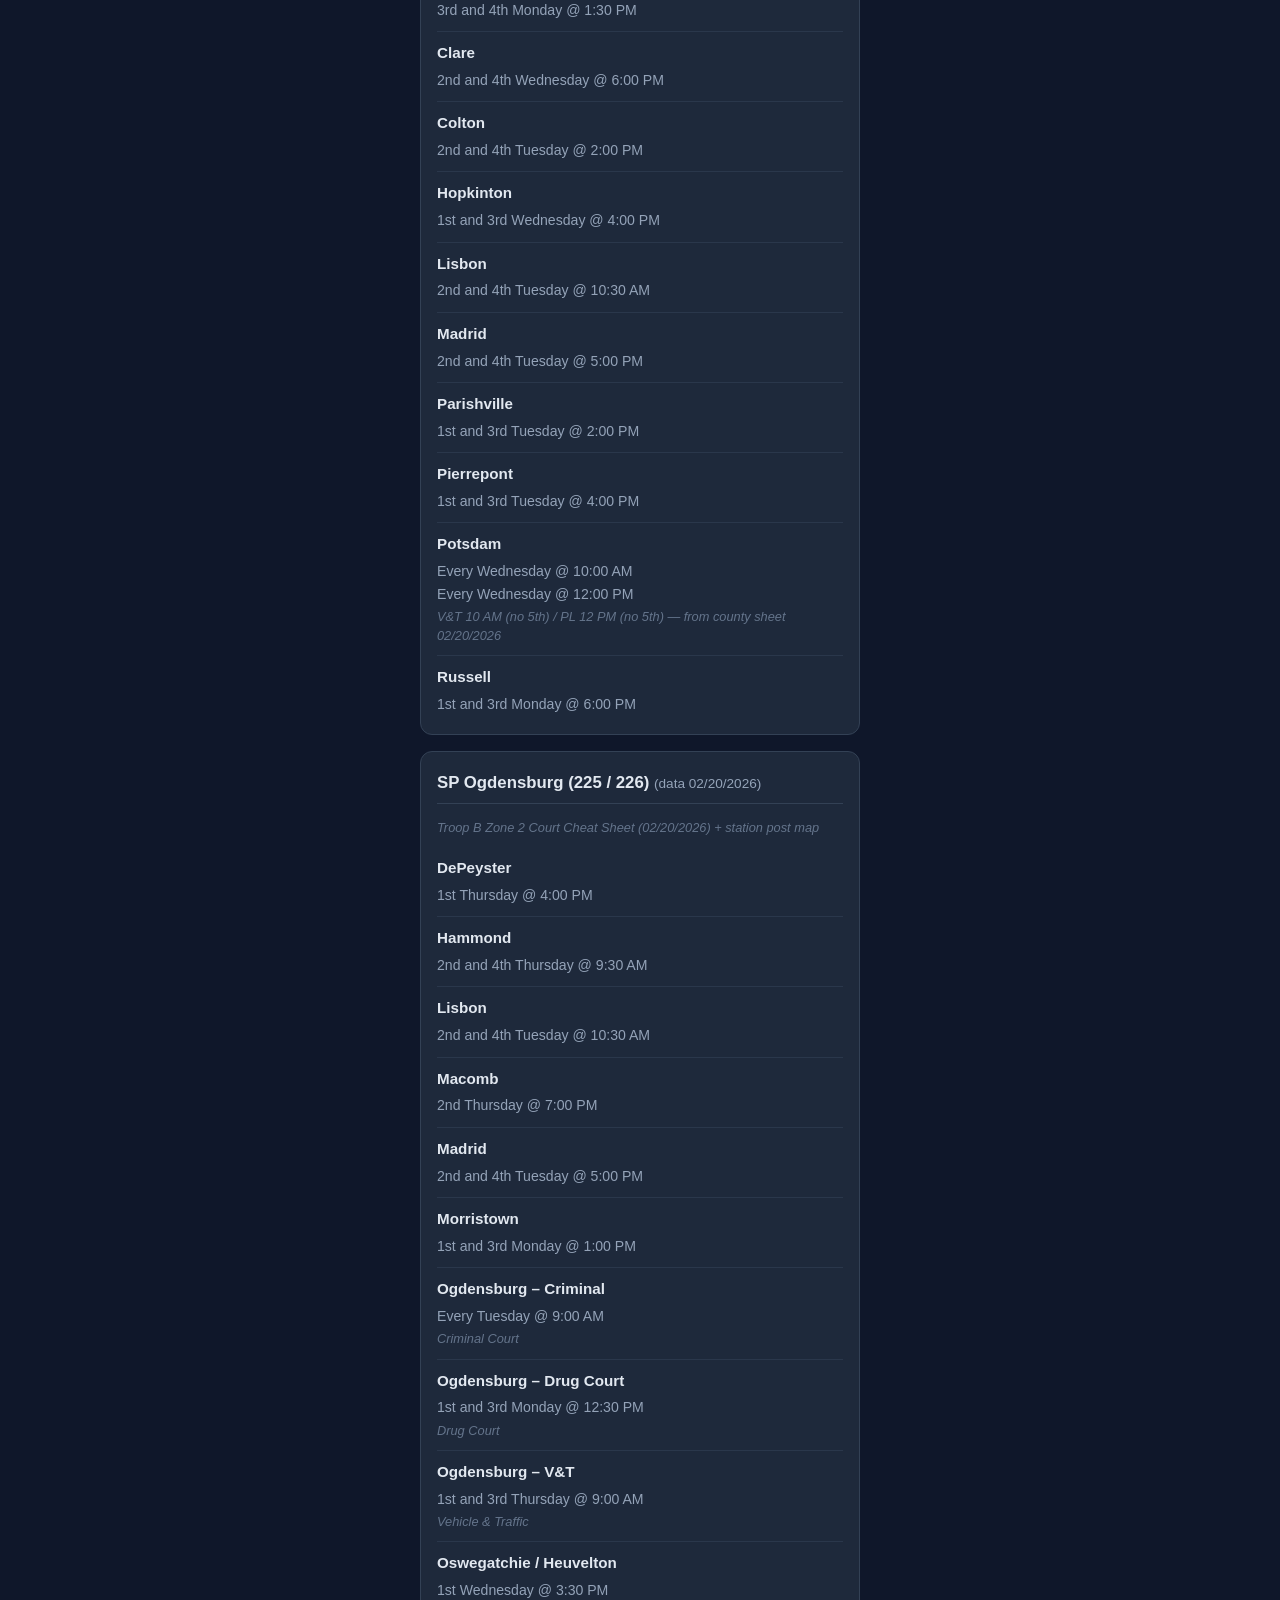
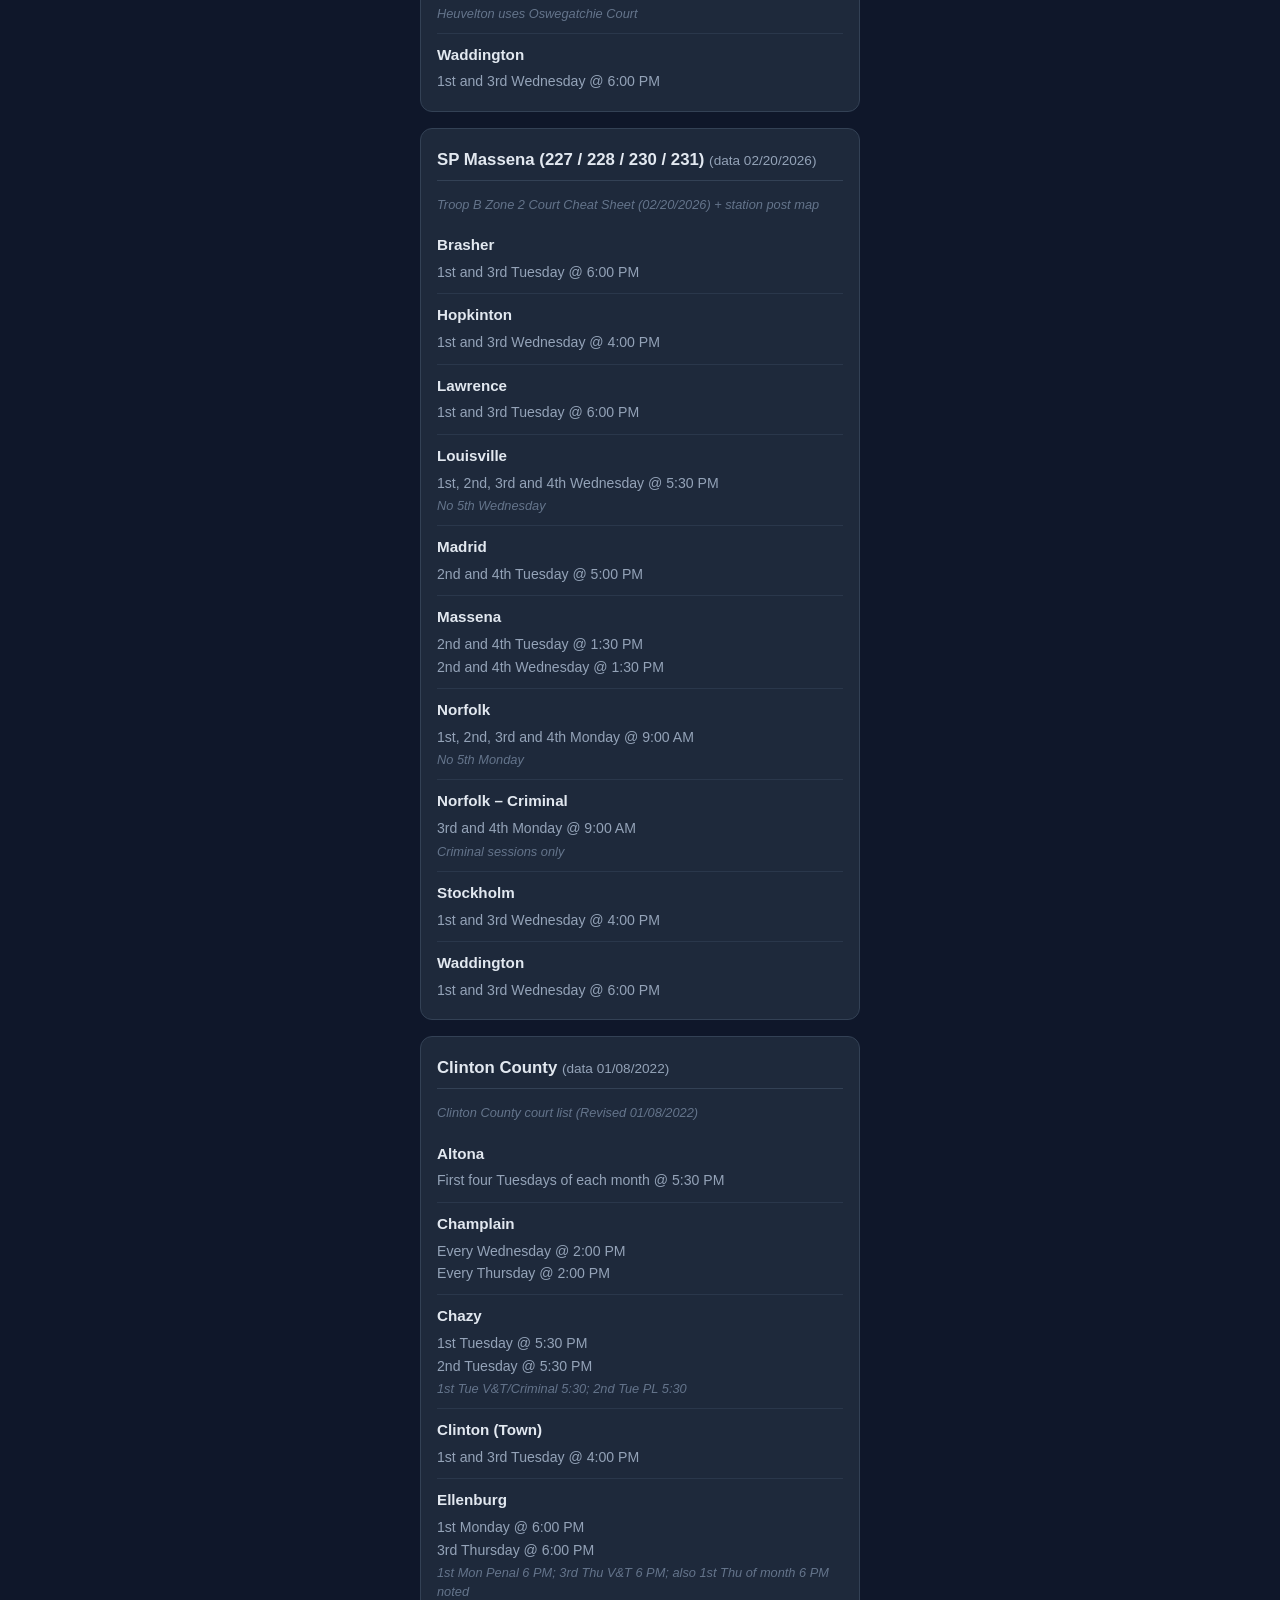
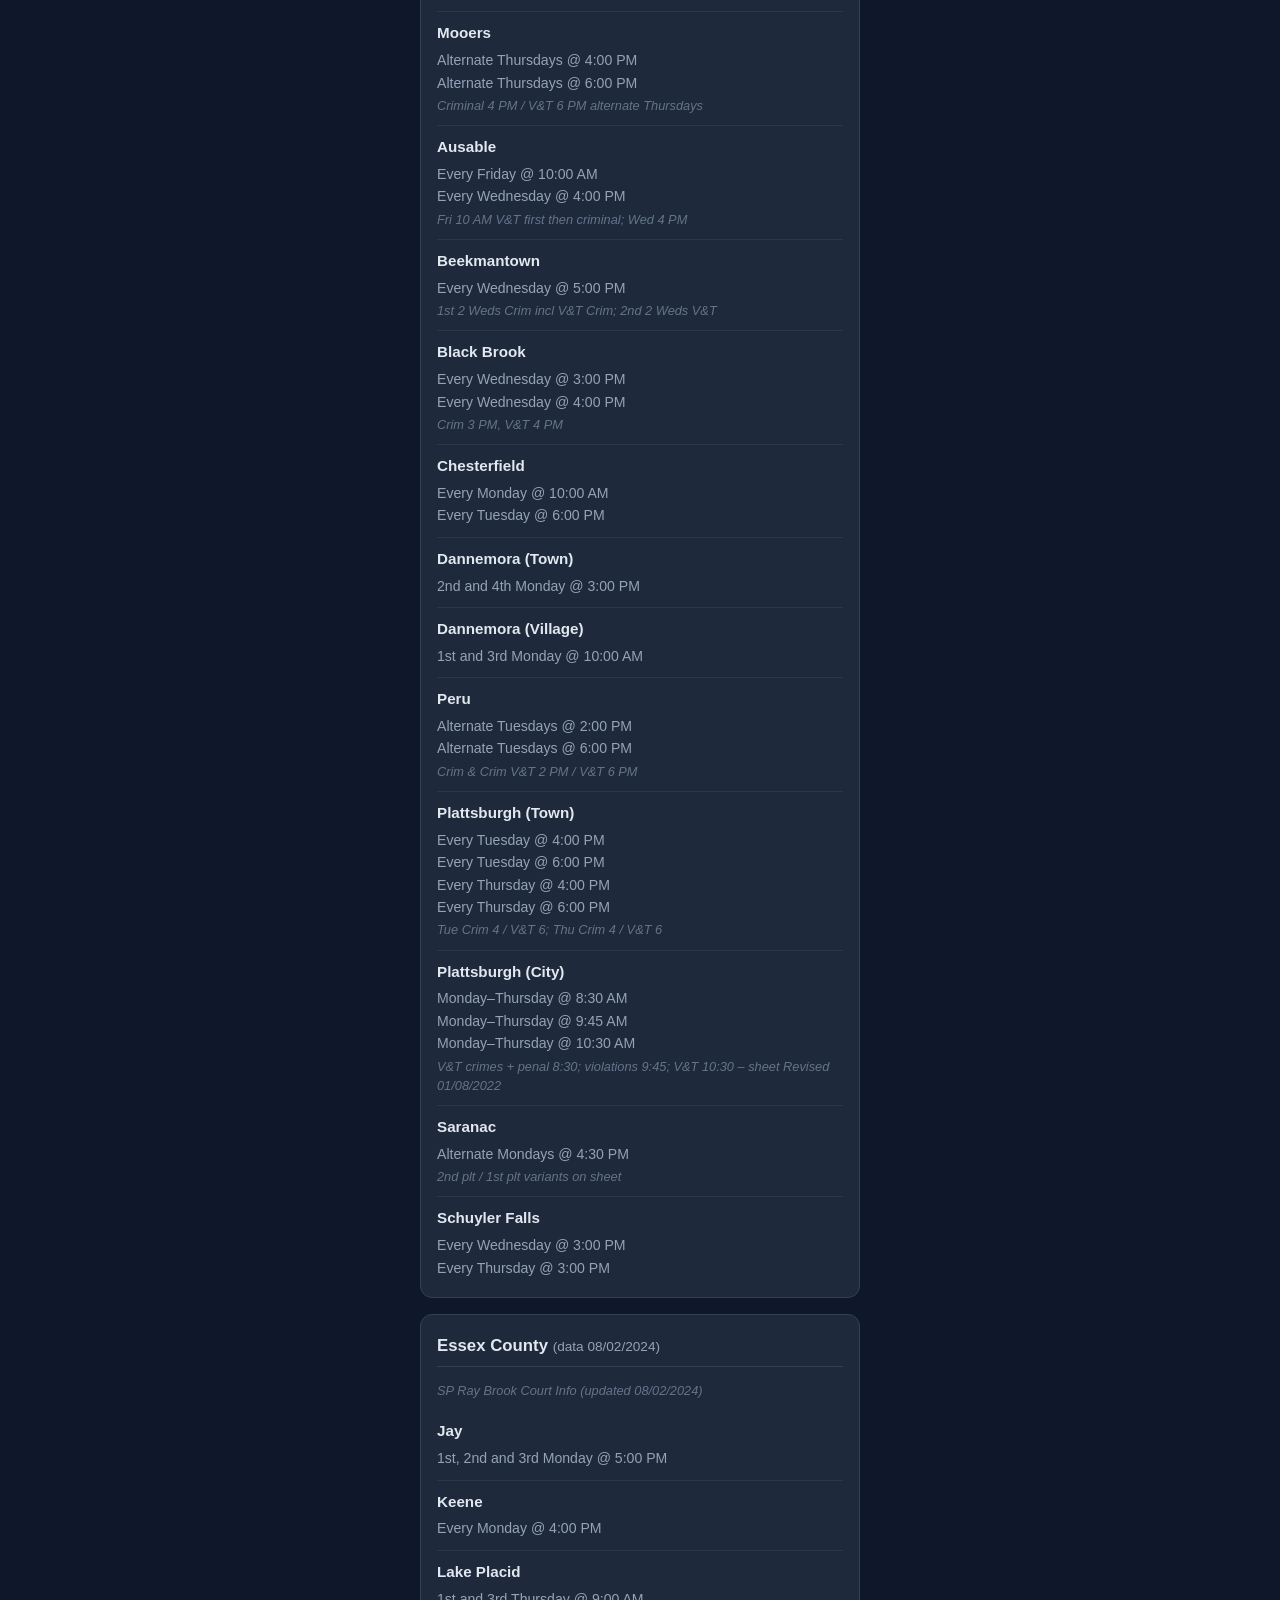
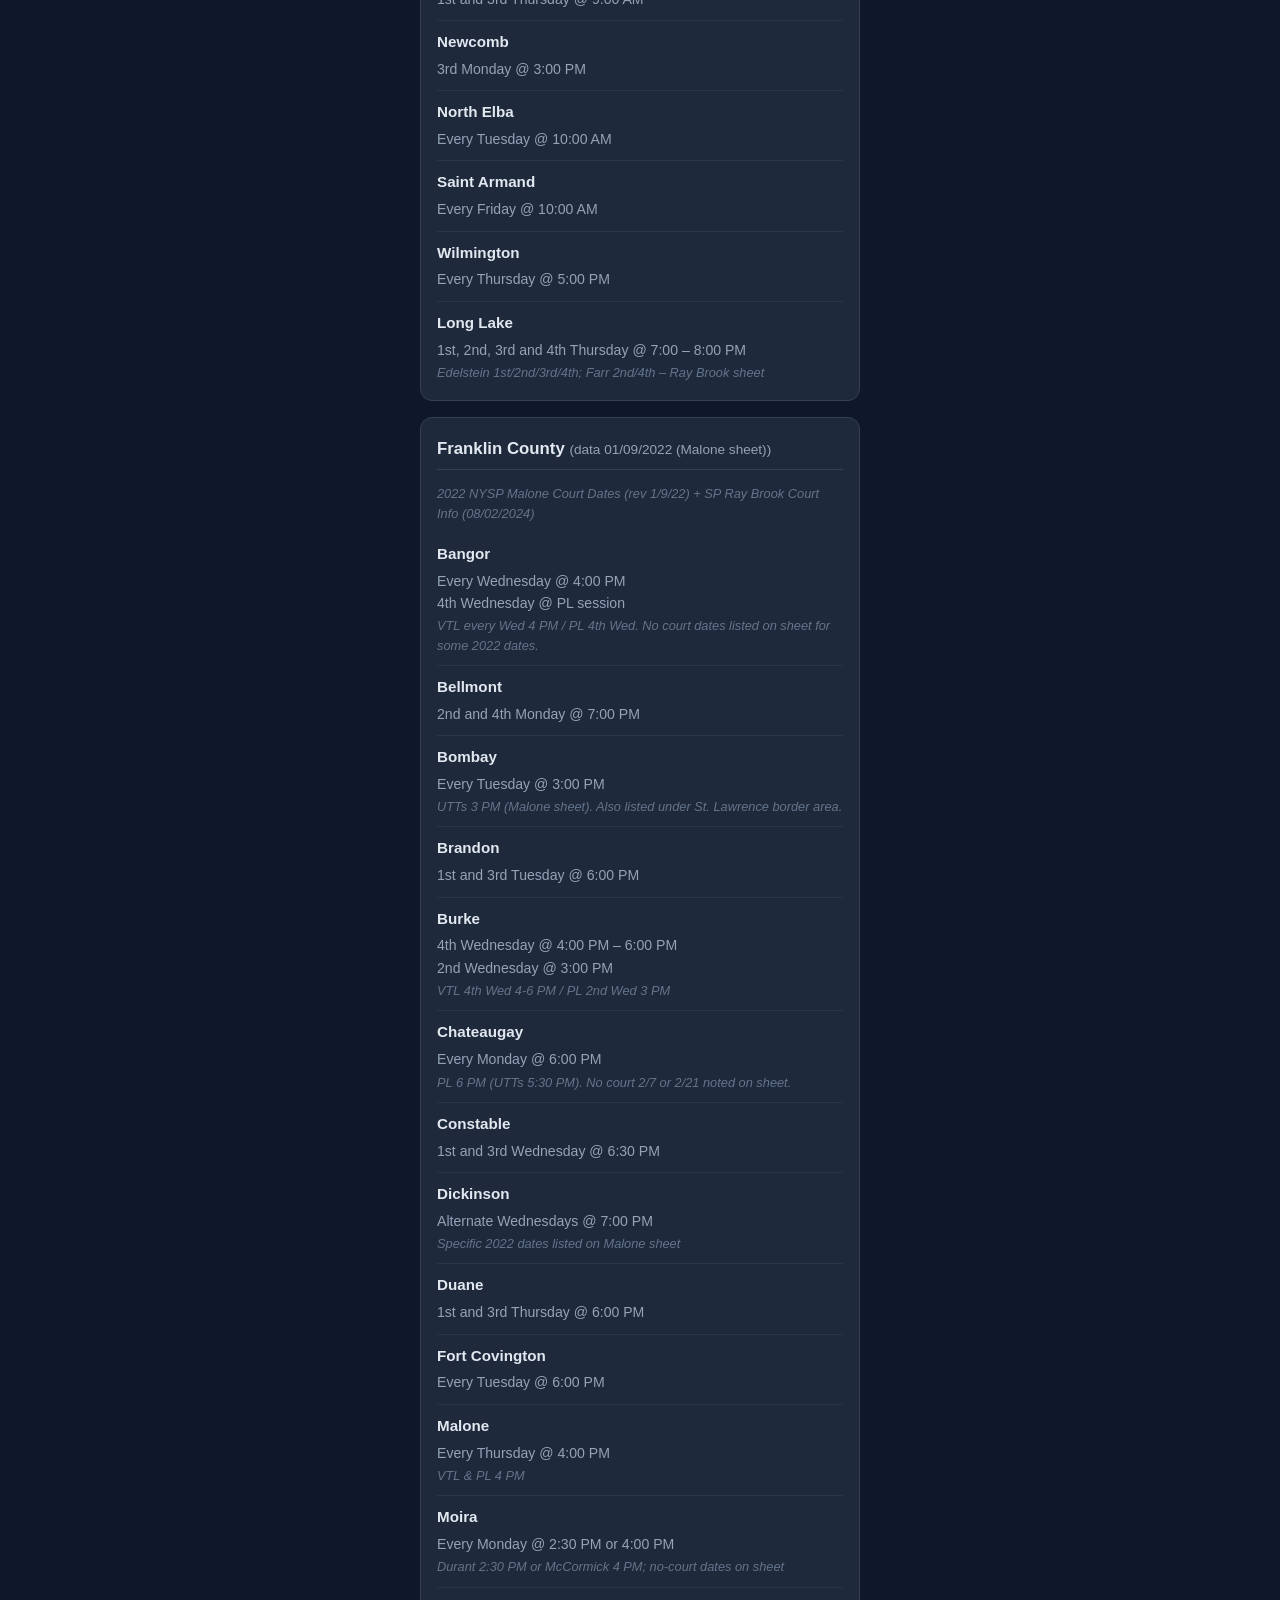
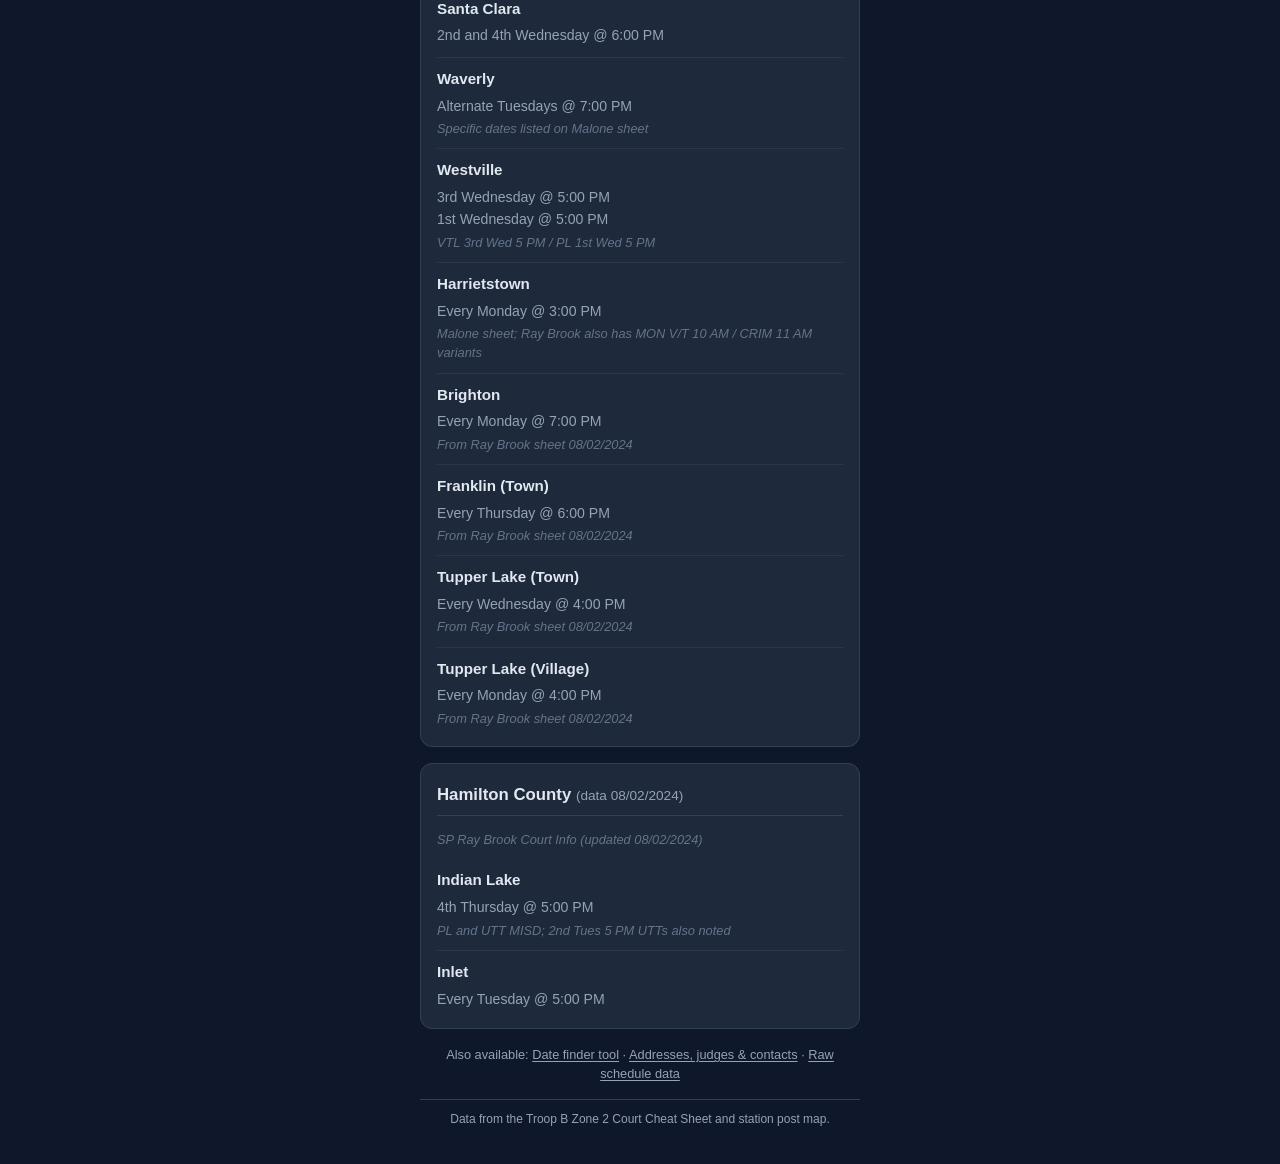
<file: schedules.html>
<!DOCTYPE html>
<html lang="en">
<head>
  <meta charset="UTF-8" />
  <meta name="viewport" content="width=device-width, initial-scale=1.0" />
  <meta name="description" content="Troop B Zone 2 court schedules – days and times by station" />
  <title>Court Schedules | Troop B Zone 2</title>
  <link rel="stylesheet" href="styles.css" />
  <style>
    /* Page-specific tweaks for the schedule list */
    .back-link {
      display: inline-block;
      font-size: 0.85rem;
      color: var(--muted);
      text-decoration: none;
      margin-bottom: 16px;
    }
    .back-link:hover {
      color: var(--text);
    }

    .station-block {
      background: var(--card);
      border: 1px solid var(--border);
      border-radius: var(--radius);
      padding: 18px 16px;
      margin-bottom: 16px;
    }

    .station-block h2 {
      font-size: 1.05rem;
      font-weight: 700;
      color: var(--text);
      margin-bottom: 14px;
      padding-bottom: 8px;
      border-bottom: 1px solid var(--border);
    }

    .court-row {
      padding: 10px 0;
      border-bottom: 1px solid rgba(51, 65, 85, 0.6);
    }
    .court-row:last-child {
      border-bottom: none;
      padding-bottom: 0;
    }

    .court-name {
      font-weight: 600;
      font-size: 0.95rem;
      margin-bottom: 4px;
      color: var(--text);
    }

    .court-meets {
      font-size: 0.88rem;
      color: var(--muted);
      line-height: 1.45;
    }

    .court-meets div {
      padding: 1px 0;
    }

    .court-notes {
      font-size: 0.8rem;
      color: #64748b;
      font-style: italic;
      margin-top: 2px;
    }

    .loading {
      text-align: center;
      color: var(--muted);
      padding: 24px;
    }
  </style>
</head>
<body>
  <div class="container">

    <header>
      <div class="badge-row">
        <span class="nysp-badge">NYSP</span>
        <span class="nysp-badge">Troop B</span>
        <button type="button" class="theme-toggle" id="themeToggle" aria-label="Toggle day/night mode" title="Day / Night">◐</button>
      </div>
      <h1>Court Schedules</h1>
      <p>Days and times by area / county</p>
    </header>

    <a class="back-link" href="index.html">← Court Date Finder</a>

    <script src="theme.js"></script>
    <div id="content" class="loading">Loading schedules…</div>

    <p class="note">
      Also available:
      <a href="index.html">Date finder tool</a>
      ·
      <a href="courts.html">Addresses, judges &amp; contacts</a>
      ·
      <a href="schedules.json" target="_blank" rel="noopener">Raw schedule data</a>
    </p>

    <footer>
      Data from the Troop B Zone 2 Court Cheat Sheet and station post map.
    </footer>
  </div>

  <script>
    (async function () {
      const content = document.getElementById("content");
      let data;
      try {
        const res = await fetch("schedules.json?t=" + Date.now());
        if (!res.ok) throw new Error("Failed to load");
        data = await res.json();
      } catch (e) {
        content.textContent = "Could not load schedules.json.";
        return;
      }

      const areas = data.areas || data.stations || [];
      if (!areas.length) {
        content.textContent = "No areas found.";
        return;
      }

      let html = "";
      for (const station of areas) {
        html += '<div class="station-block">';
        let title = escapeHtml(station.name);
        if (station.dataDate) title += ' <span style="font-weight:400;font-size:0.85rem;color:var(--muted)">(data ' + escapeHtml(String(station.dataDate).split(";")[0].trim()) + ')</span>';
        html += "<h2>" + title + "</h2>";
        if (station.source) {
          html += '<div class="court-notes" style="margin-bottom:10px">' + escapeHtml(station.source) + "</div>";
        }

        for (const court of station.courts || []) {
          html += '<div class="court-row">';
          html += '<div class="court-name">' + escapeHtml(court.name) + "</div>";
          html += '<div class="court-meets">';
          for (const m of court.meets || []) {
            html += "<div>" + escapeHtml(m.when) + " @ " + escapeHtml(m.time) + "</div>";
          }
          html += "</div>";
          if (court.notes) {
            html += '<div class="court-notes">' + escapeHtml(court.notes) + "</div>";
          }
          html += "</div>";
        }

        html += "</div>";
      }

      content.className = "";
      content.innerHTML = html;
    })();

    function escapeHtml(str) {
      return String(str)
        .replace(/&/g, "&amp;")
        .replace(/</g, "&lt;")
        .replace(/>/g, "&gt;")
        .replace(/"/g, "&quot;");
    }
  </script>
</body>
</html>
</file>
<file: styles.css>
/* =========================================================
   Court Date Finder – Troop B Zone 2
   Subtle professional theme
   ========================================================= */

:root,
[data-theme="dark"] {
  --bg: #0f172a;
  --card: #1e293b;
  --border: #334155;
  --text: #e2e8f0;
  --muted: #94a3b8;
  --accent: #64748b;
  --accent-hover: #94a3b8;
  --gold: #c5a028;
  --gold-dim: #a68620;
  --nysp-purple: #5b4b8a;
  --nysp-purple-hover: #6d5c9e;
  --success: #4ade80;
  --success-bg: rgba(74, 222, 128, 0.1);
  --link: #94a3b8;
  --radius: 12px;
}

[data-theme="light"] {
  --bg: #f1f5f9;
  --card: #ffffff;
  --border: #cbd5e1;
  --text: #0f172a;
  --muted: #64748b;
  --accent: #64748b;
  --accent-hover: #475569;
  --gold: #c5a028;
  --gold-dim: #a68620;
  --nysp-purple: #5b4b8a;
  --nysp-purple-hover: #4a3d70;
  --success: #16a34a;
  --success-bg: rgba(22, 163, 74, 0.12);
  --link: #1d4ed8;
}

*,
*::before,
*::after {
  box-sizing: border-box;
  margin: 0;
  padding: 0;
}

body {
  font-family: -apple-system, BlinkMacSystemFont, "Segoe UI", Roboto, Helvetica, Arial, sans-serif;
  background: var(--bg);
  color: var(--text);
  min-height: 100vh;
  padding: 14px 14px 36px;
  line-height: 1.5;
}

.container {
  max-width: 440px;
  margin: 0 auto;
}

/* ---------- Header ---------- */
header {
  text-align: center;
  margin-bottom: 12px;
}

.badge-row {
  display: flex;
  justify-content: center;
  align-items: center;
  gap: 8px;
  margin-bottom: 10px;
}


.theme-toggle {
  margin-left: 4px;
  background: transparent;
  border: 1px solid var(--border);
  color: var(--muted);
  border-radius: 4px;
  width: 28px;
  height: 24px;
  font-size: 0.85rem;
  cursor: pointer;
  line-height: 1;
  padding: 0;
}
.theme-toggle:hover {
  color: var(--text);
  border-color: var(--accent);
}

.nysp-badge {
  display: inline-block;
  font-size: 0.65rem;
  font-weight: 700;
  letter-spacing: 0.08em;
  text-transform: uppercase;
  color: #0f172a;
  background: var(--gold);
  border: 1px solid var(--gold-dim);
  padding: 2px 8px;
  border-radius: 4px;
}

header h1 {
  font-size: 1.35rem;
  font-weight: 700;
  letter-spacing: -0.02em;
  margin-bottom: 4px;
}

header p {
  color: var(--muted);
  font-size: 0.88rem;
}

.today {
  text-align: center;
  font-size: 0.85rem;
  color: var(--muted);
  margin-bottom: 10px;
}

/* ---------- Cards ---------- */
.card {
  background: var(--card);
  border: 1px solid var(--border);
  border-radius: var(--radius);
  padding: 12px 14px;
  margin-bottom: 10px;
}

label {
  display: block;
  font-size: 0.78rem;
  font-weight: 600;
  color: var(--muted);
  margin-bottom: 5px;
  text-transform: uppercase;
  letter-spacing: 0.05em;
}

select {
  width: 100%;
  padding: 10px 12px;
  font-size: 1.02rem;
  border-radius: 10px;
  border: 1px solid var(--border);
  background: var(--bg);
  color: var(--text);
  appearance: none;
  background-image: url("data:image/svg+xml,%3Csvg xmlns='http://www.w3.org/2000/svg' width='14' height='14' fill='%2394a3b8' viewBox='0 0 16 16'%3E%3Cpath d='M8 11L3 6h10l-5 5z'/%3E%3C/svg%3E");
  background-repeat: no-repeat;
  background-position: right 12px center;
  cursor: pointer;
  transition: border-color 0.15s, box-shadow 0.15s;
}

select:focus {
  outline: none;
  border-color: var(--muted);
  box-shadow: 0 0 0 3px rgba(100, 116, 139, 0.25);
}

select:disabled {
  opacity: 0.45;
  cursor: not-allowed;
}

/* ---------- Result ---------- */
.result {
  display: none;
}

.result.show {
  display: block;
}

.result-main {
  text-align: center;
  padding: 6px 0 2px;
}

.badge {
  display: inline-block;
  background: var(--success-bg);
  color: var(--success);
  font-size: 0.72rem;
  font-weight: 600;
  padding: 3px 10px;
  border-radius: 999px;
  margin-bottom: 10px;
  letter-spacing: 0.03em;
}

.result-date {
  font-size: 1.45rem;
  font-weight: 700;
  color: var(--text);
  letter-spacing: -0.02em;
  margin-bottom: 2px;
}

.result-time {
  font-size: 1.12rem;
  margin-bottom: 10px;
  color: var(--muted);
}

.copy-btn {
  display: inline-flex;
  align-items: center;
  gap: 7px;
  background: var(--nysp-purple);
  color: #f1f5f9;
  border: 1px solid transparent;
  border-radius: 10px;
  padding: 9px 14px;
  font-size: 0.95rem;
  font-weight: 600;
  cursor: pointer;
  transition: background 0.15s, border-color 0.15s;
}

.copy-btn:hover {
  background: var(--nysp-purple-hover);
}

.copy-btn:active {
  transform: scale(0.98);
}

.copy-btn.copied {
  background: var(--success-bg);
  border-color: var(--success);
  color: var(--success);
}

.result-meta {
  font-size: 0.88rem;
  color: var(--muted);
  border-top: 1px solid var(--border);
  padding-top: 13px;
  margin-top: 14px;
}

.result-meta > div:not(.schedule-rules) {
  display: flex;
  justify-content: space-between;
  margin-bottom: 5px;
}

.result-meta > .schedule-rules {
  display: block;
  margin-top: 10px;
  padding-top: 10px;
  border-top: 1px solid var(--border);
}

.schedule-rules {
  font-size: 0.88rem;
  color: var(--text);
  line-height: 1.55;
}

.schedule-rules .label {
  font-size: 0.72rem;
  font-weight: 600;
  color: var(--muted);
  text-transform: uppercase;
  letter-spacing: 0.04em;
  margin-bottom: 6px;
}

.schedule-rules .rule {
  display: block;
  padding: 3px 0;
  color: var(--text);
  font-size: 0.9rem;
}

.schedule-rules .rule.notes {
  color: var(--muted);
  font-style: italic;
  font-size: 0.85rem;
}

.source-note {
  font-size: 0.78rem;
  color: var(--muted);
  text-align: center;
  margin-top: 12px;
  line-height: 1.4;
}

.note {
  font-size: 0.8rem;
  color: var(--muted);
  text-align: center;
  margin-top: 12px;
  line-height: 1.5;
}

.note a {
  color: var(--muted);
  text-decoration: underline;
  text-underline-offset: 2px;
}

.note a:hover {
  color: #e2e8f0;
}

footer {
  text-align: center;
  margin-top: 16px;
  font-size: 0.75rem;
  color: var(--muted);
  border-top: 1px solid var(--border);
  padding-top: 10px;
  line-height: 1.5;
}

.error {
  background: #450a0a;
  border: 1px solid #7f1d1d;
  color: #fca5a5;
  padding: 12px 14px;
  border-radius: 10px;
  font-size: 0.9rem;
  margin-bottom: 10px;
  display: none;
}

.card-compact {
  padding-top: 10px;
  padding-bottom: 10px;
}
.row-inline {
  display: flex;
  align-items: center;
  gap: 10px;
}
.row-inline input[type="number"] {
  width: 88px;
  padding: 8px 10px;
  font-size: 1rem;
  border-radius: 8px;
  border: 1px solid var(--border);
  background: var(--bg);
  color: var(--text);
}
.row-inline input[type="number"]:focus {
  outline: none;
  border-color: var(--accent);
  box-shadow: 0 0 0 3px rgba(100, 116, 139, 0.25);
}
.hint {
  font-size: 0.8rem;
  color: var(--muted);
}
header h1 {
  font-size: 1.25rem;
}

.discrete-settings {
  text-align: center;
  margin-top: 14px;
  margin-bottom: 4px;
}
.discrete-link {
  background: none;
  border: none;
  color: var(--muted);
  font-size: 0.72rem;
  cursor: pointer;
  text-decoration: underline;
  text-underline-offset: 2px;
  padding: 0;
  opacity: 0.7;
}
.discrete-link:hover {
  color: var(--text);
  opacity: 1;
}

/* ---------- Compact live nighttime-lighting reference ---------- */
.lighting-card {
  position: fixed;
  top: 14px;
  left: 14px;
  z-index: 20;
  width: min(220px, calc(100vw - 28px));
  box-sizing: border-box;
  padding: 8px 10px;
  border: 1px solid var(--border);
  border-radius: 8px;
  background: var(--card);
  box-shadow: 0 2px 8px rgba(0,0,0,.05);
}

.lighting-status {
  display: flex;
  align-items: center;
  justify-content: center;
  width: 100%;
  box-sizing: border-box;
  text-align: center;
  padding: 5px 6px;
  border-radius: 5px;
  margin: 0 0 6px;
  cursor: help;
}

.lighting-status.night {
  color: var(--success);
  background: var(--success-bg);
  border: 1px solid var(--success);
}

.lighting-status .lights-icon {
  display: block;
  flex-shrink: 0;
}

.lighting-times {
  display: flex;
  justify-content: space-between;
  align-items: center;
  gap: 8px;
  width: 100%;
  box-sizing: border-box;
  color: var(--muted);
  font-size: 0.67rem;
}

.lighting-times span {
  white-space: nowrap;
  min-width: 0;
}

.lighting-times strong {
  color: var(--text);
  font-size: 0.76rem;
  font-weight: 650;
  margin-left: 2px;
}

@media (max-width: 700px) {
  .lighting-card {
    position: static;
    width: 100%;
    max-width: 100%;
    margin: 0 0 10px;
    box-shadow: none;
  }
}
</file>
